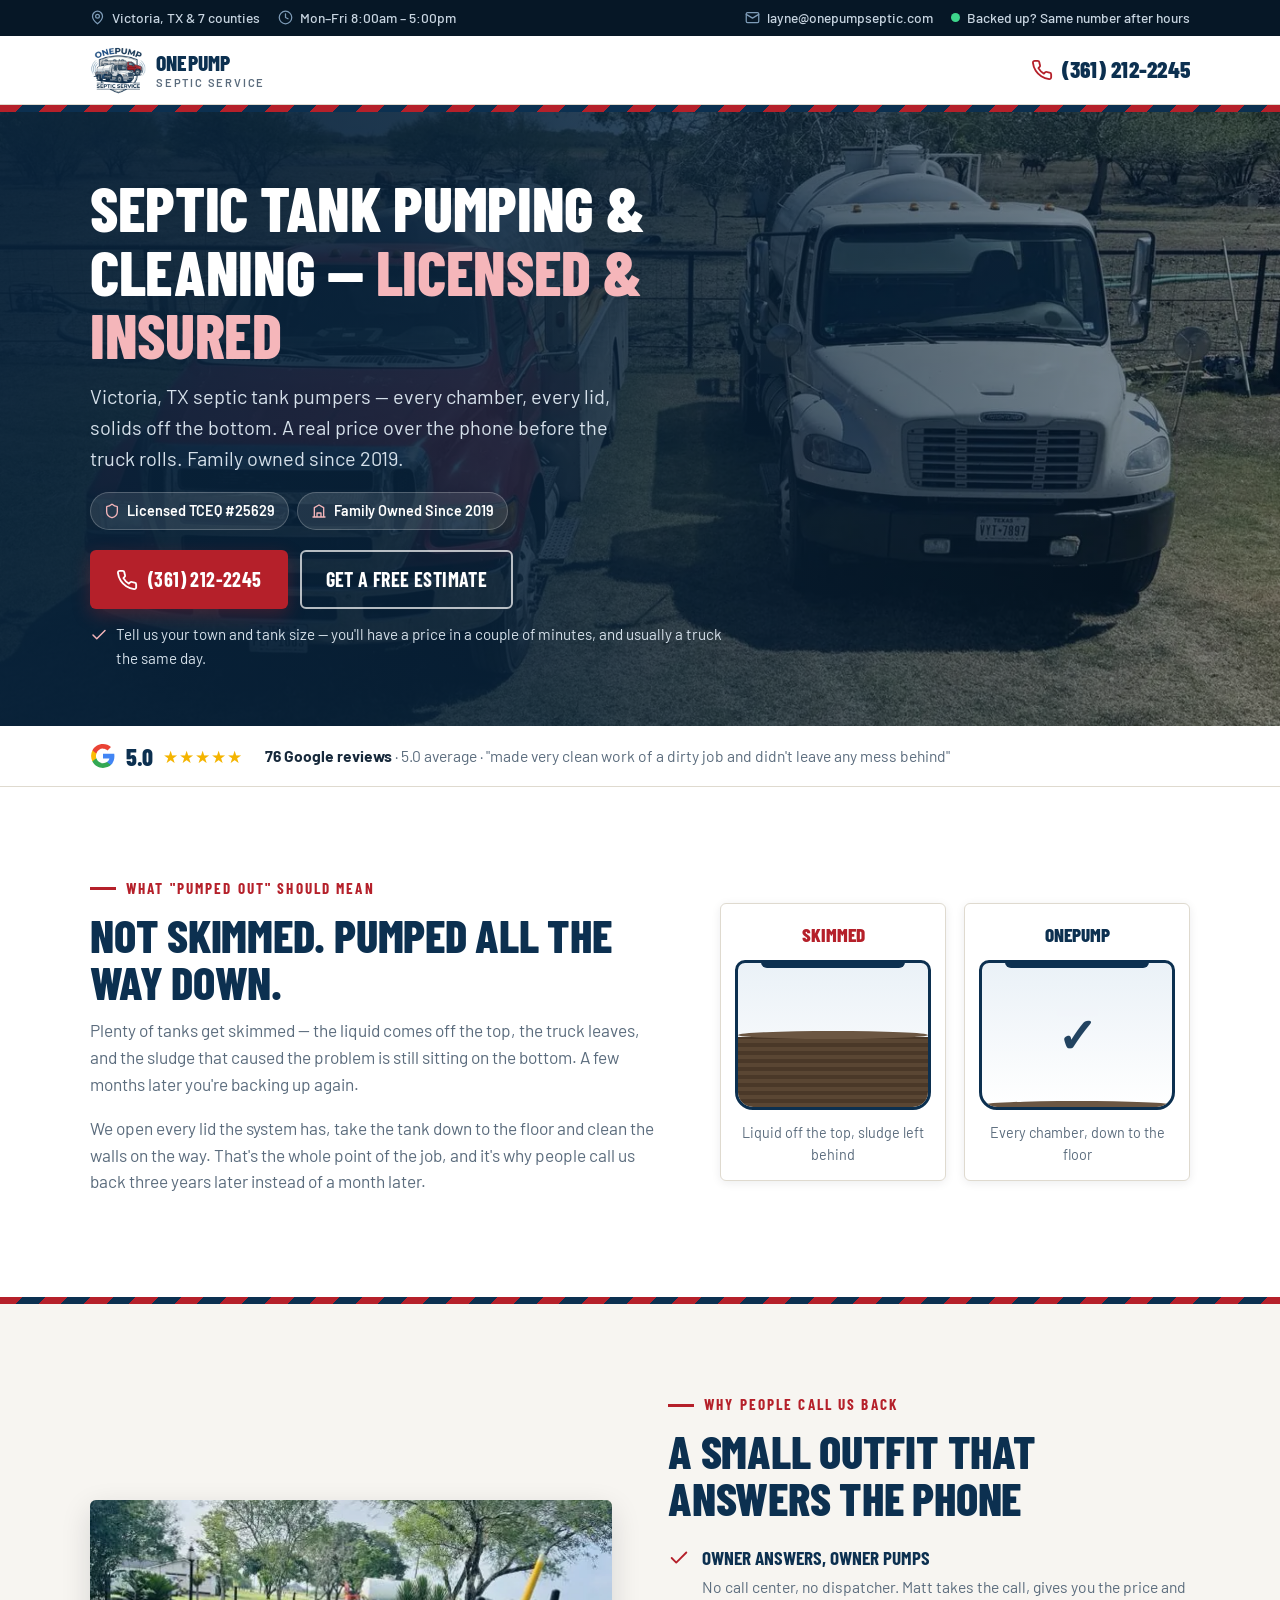
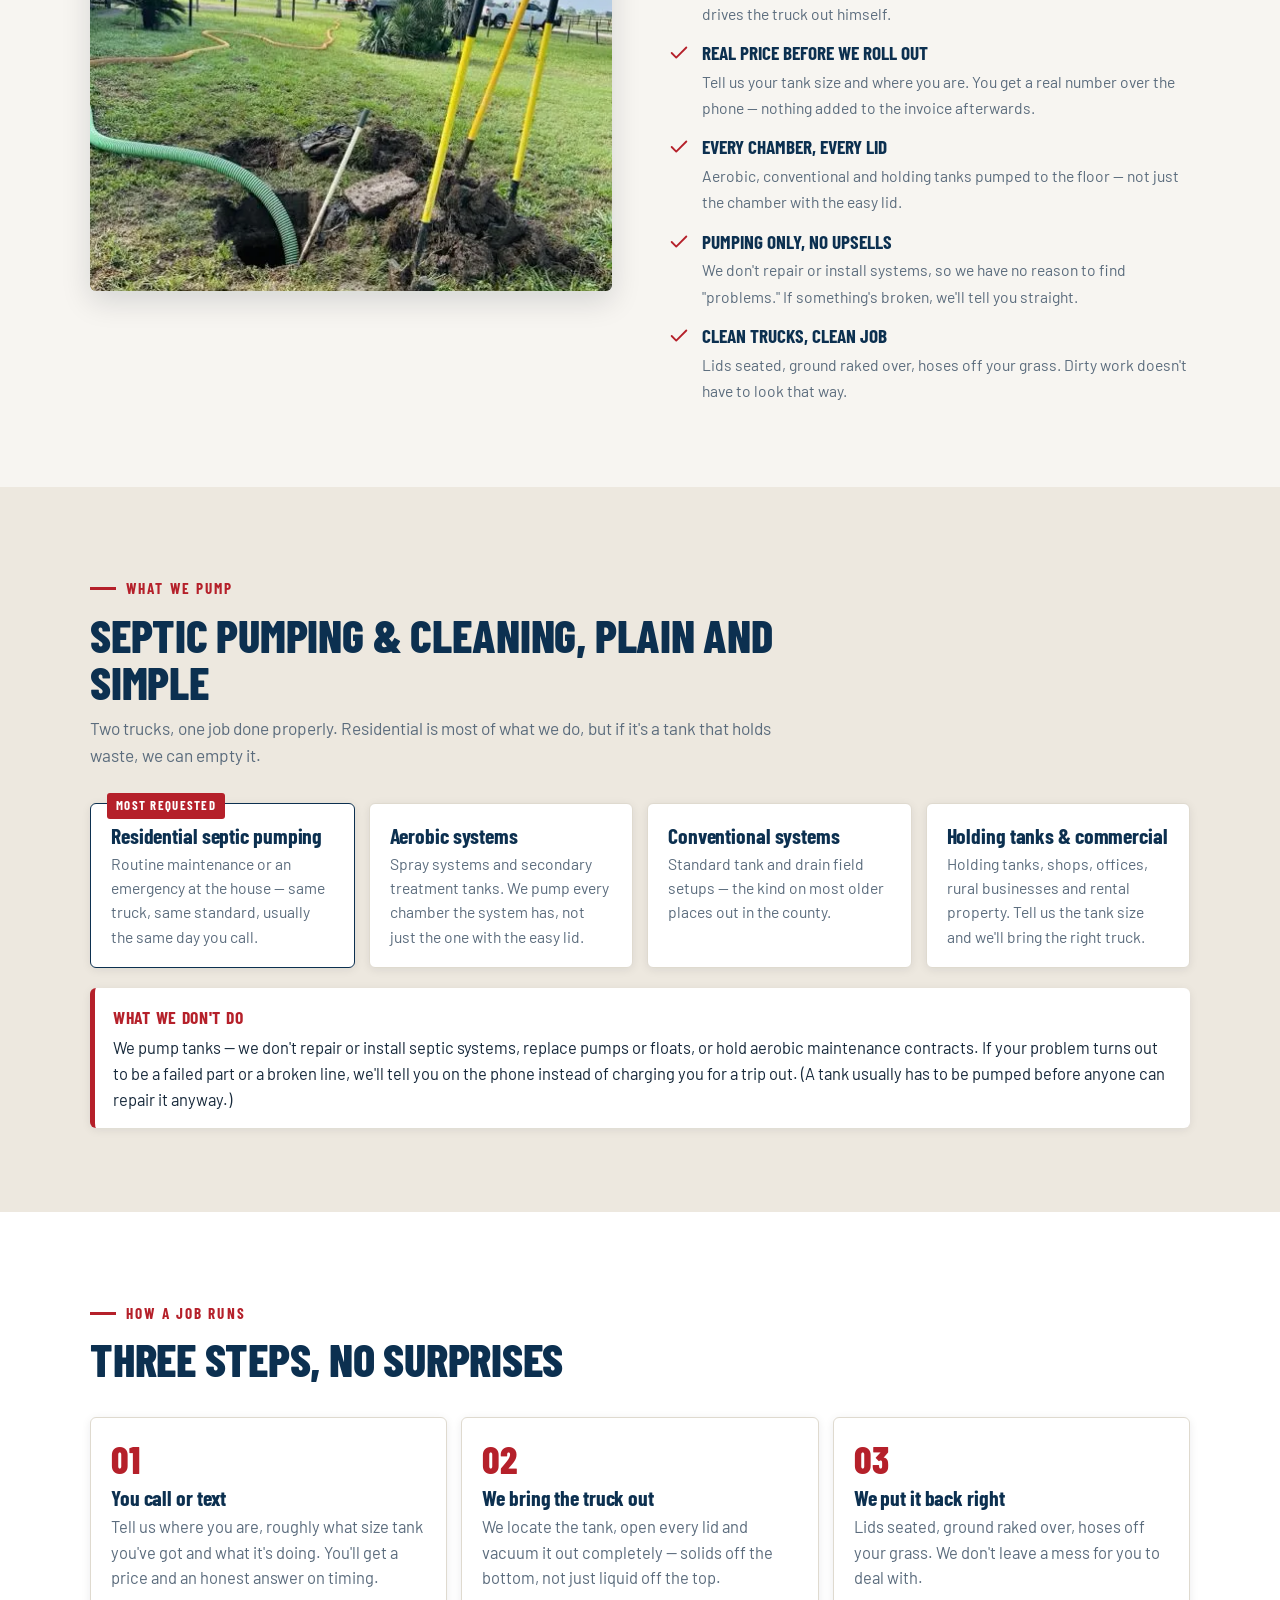
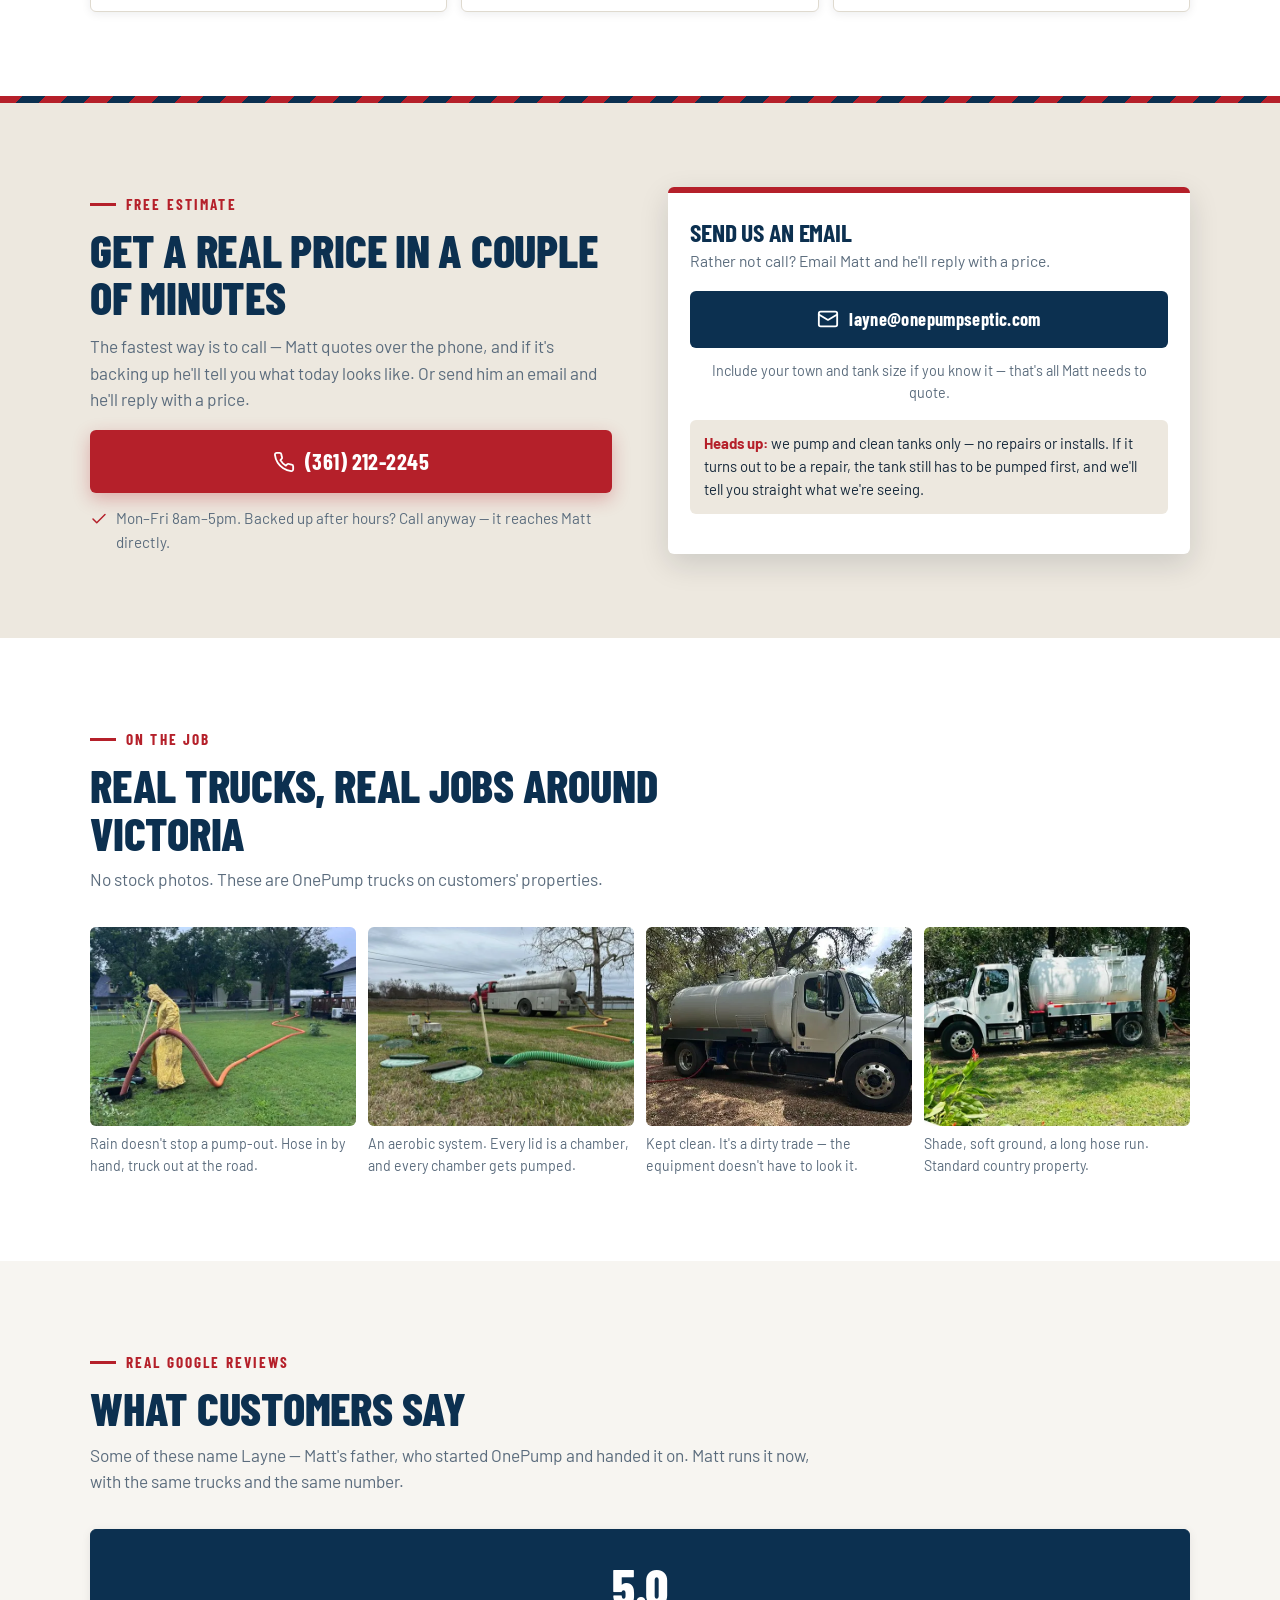
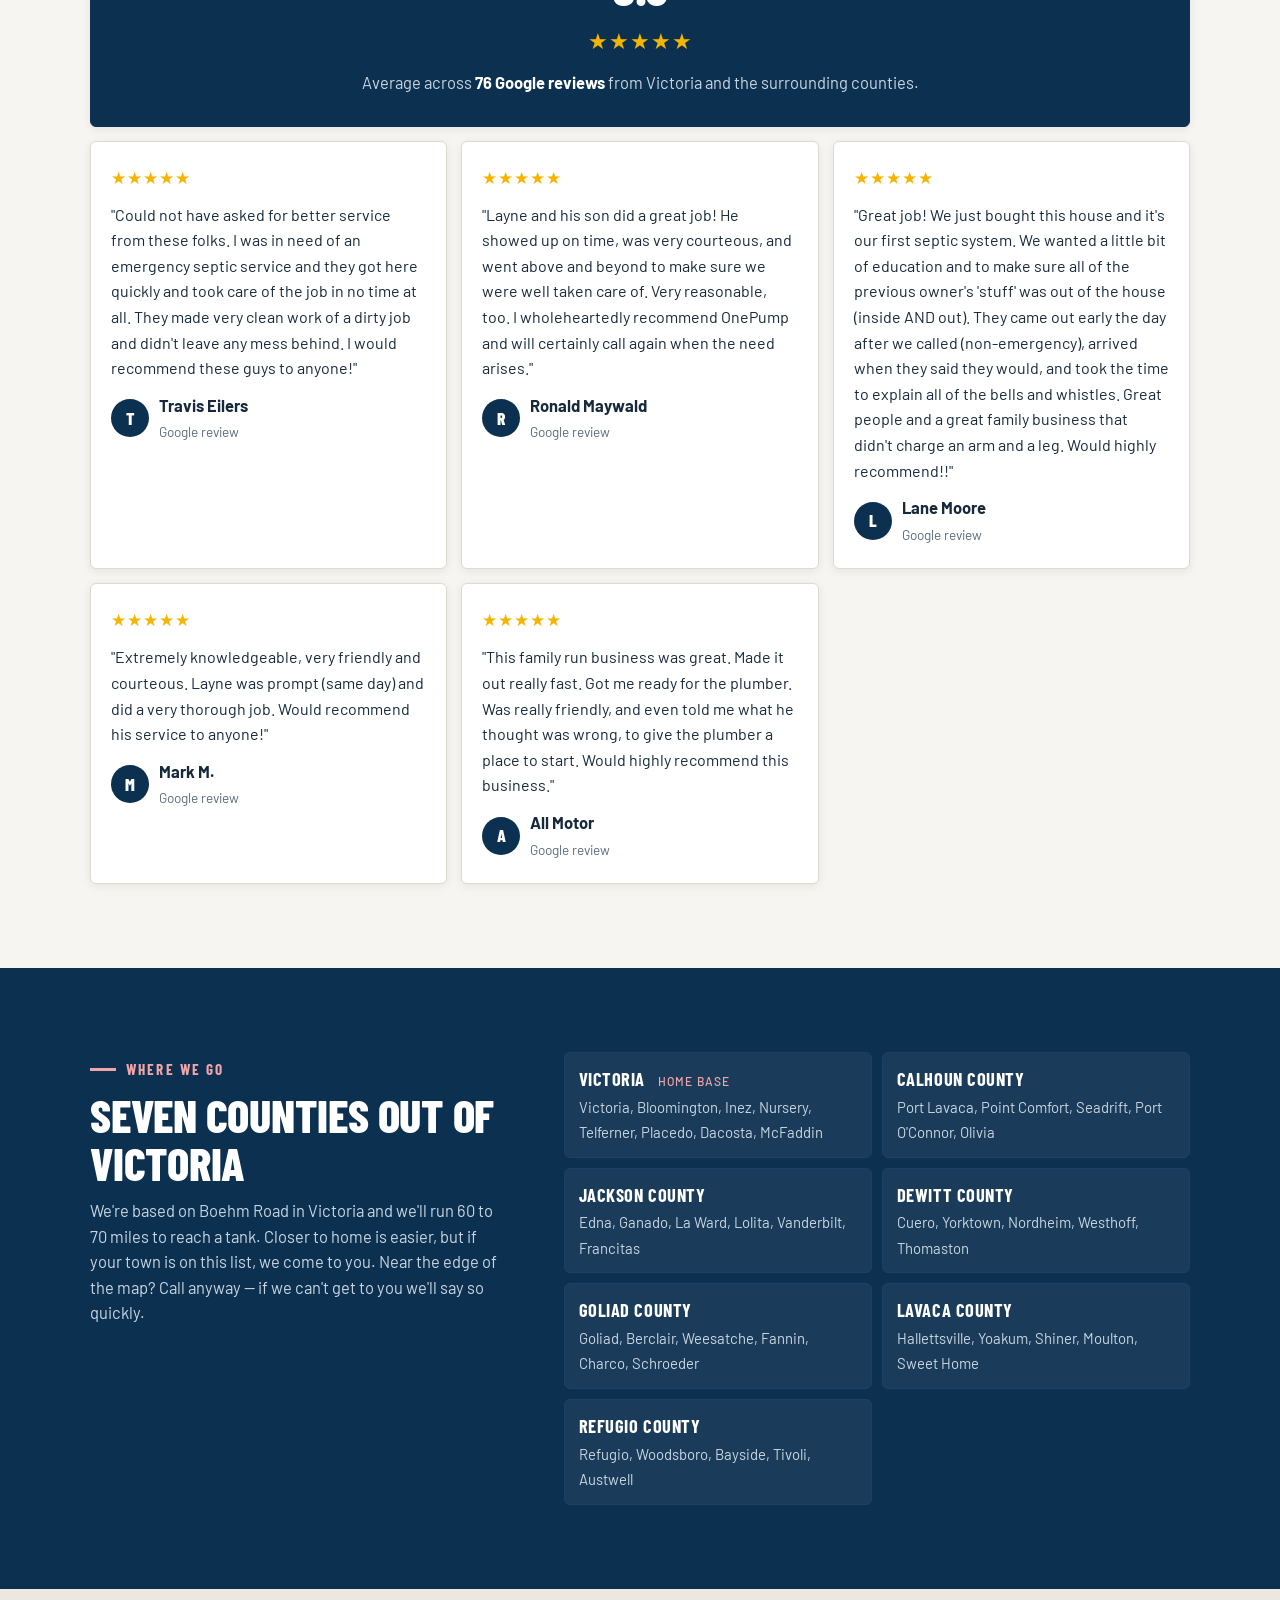
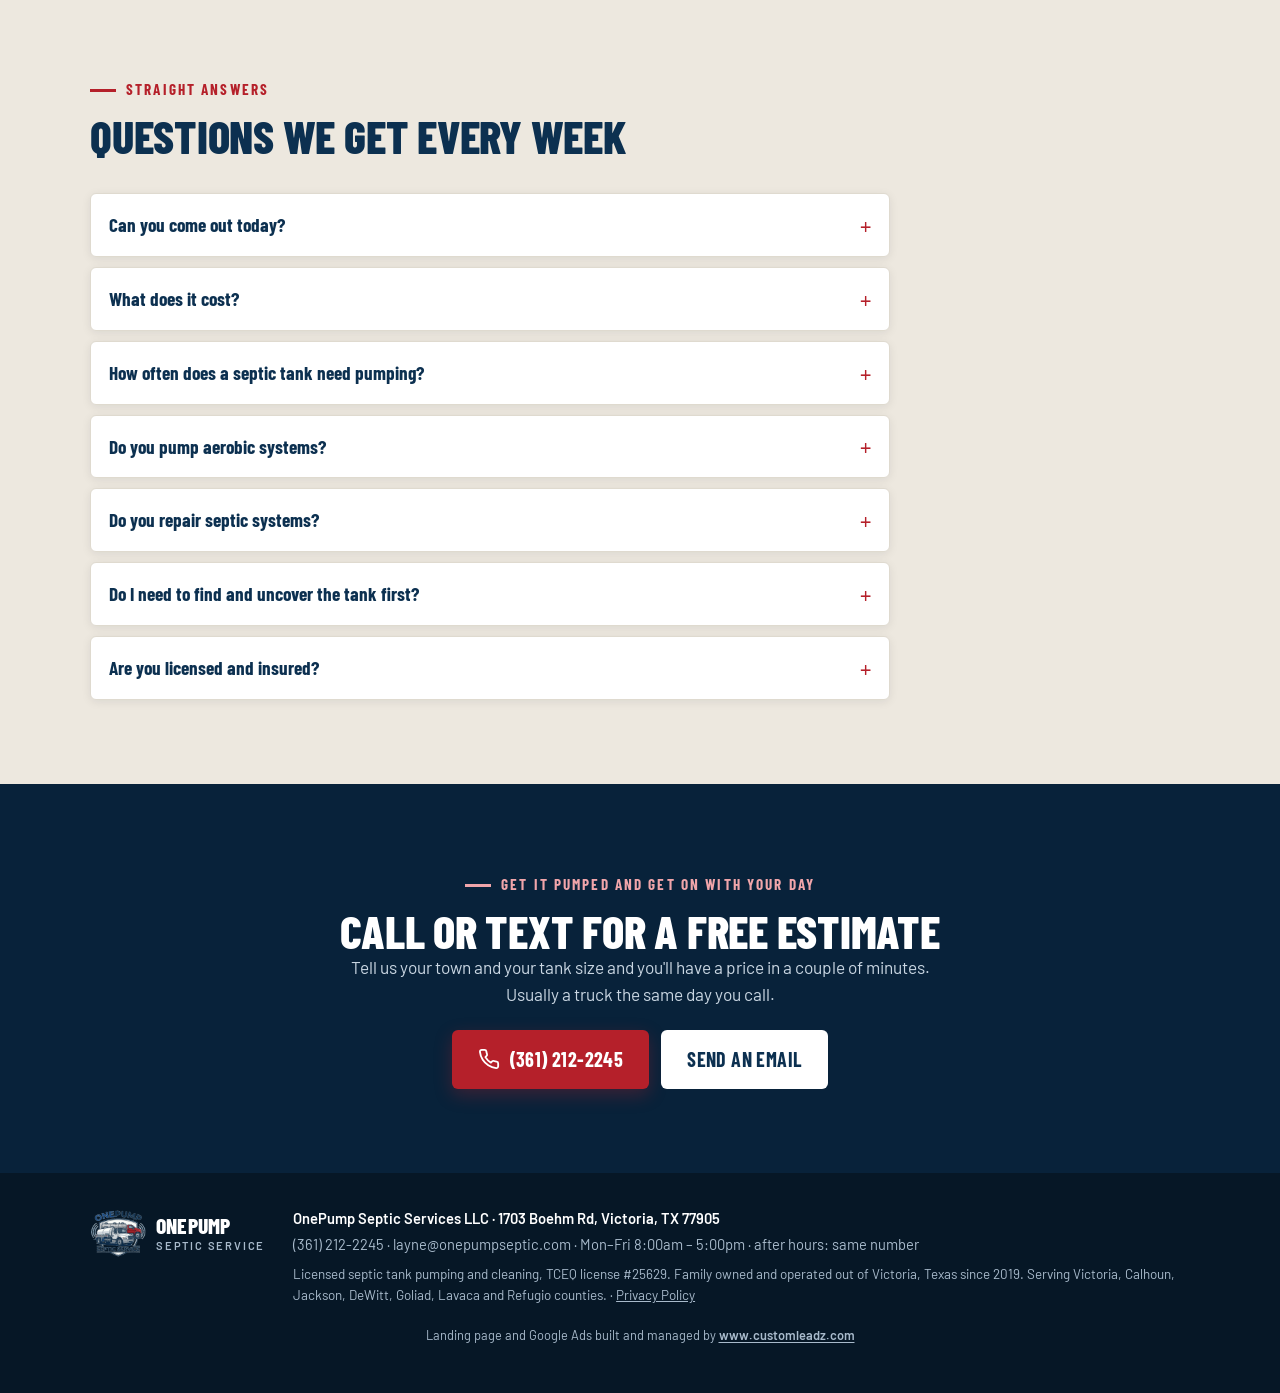
<file: index.html>
<!DOCTYPE html>
<html lang="en">
<head>
<meta charset="utf-8">
<meta name="viewport" content="width=device-width, initial-scale=1, viewport-fit=cover">
<title>Septic Tank Pumping &amp; Cleaning in Victoria, TX | OnePump Septic</title>
<meta name="description" content="Licensed septic tank pumping and cleaning out of Victoria, TX. Every chamber pumped to the floor, free estimate over the phone, family owned since 2019. Call (361) 212-2245.">
<meta name="robots" content="noindex, follow">
<link rel="canonical" href="https://onepumpseptic.vercel.app/">
<link rel="icon" href="images/favicon.png">

<link rel="preconnect" href="https://fonts.googleapis.com">
<link rel="preconnect" href="https://fonts.gstatic.com" crossorigin>
<link href="https://fonts.googleapis.com/css2?family=Barlow+Condensed:wght@700;800&family=Barlow:wght@400;500;600;700&display=swap" rel="stylesheet">
<link rel="stylesheet" href="style.css?v=3">
<link rel="preload" as="image" href="images/hero-trucks-800.webp" imagesrcset="images/hero-trucks-800.webp 800w, images/hero-trucks-1400.webp 1400w" imagesizes="100vw" fetchpriority="high">

<!-- Google Ads tag + website-call number swap (conversion "Calls from website", 7787860760).
     Google replaces the visible (361) 212-2245 with a forwarding number for ad-click visits,
     which is why every call button shows the number as plain text. Do NOT also fire
     click conversions on tel: links — that would double-count. -->
<script async src="https://www.googletagmanager.com/gtag/js?id=AW-16970002943"></script>
<script>
  window.dataLayer = window.dataLayer || [];
  function gtag(){dataLayer.push(arguments);}
  gtag('js', new Date());
  gtag('config', 'AW-16970002943');
  gtag('config', 'AW-16970002943/PFsgCJimxYEdEP_j9ps_', {
    'phone_conversion_number': '(361) 212-2245'
  });
</script>
</head>

<body data-page="pumping">

<!-- ===================== INFO BAR ===================== -->
<div class="infobar">
  <div class="wrap">
    <span class="info-item">
      <svg viewBox="0 0 24 24" class="ico" aria-hidden="true"><path d="M20 10c0 6-8 12-8 12S4 16 4 10a8 8 0 0 1 16 0z"/><circle cx="12" cy="10" r="3"/></svg>
      Victoria, TX &amp; 7 counties
    </span>
    <span class="info-item info-hours">
      <svg viewBox="0 0 24 24" class="ico" aria-hidden="true"><circle cx="12" cy="12" r="10"/><path d="M12 6v6l4 2"/></svg>
      Mon–Fri 8:00am – 5:00pm
    </span>
    <span class="info-gap"></span>
    <a class="info-item info-mail" href="mailto:layne@onepumpseptic.com">
      <svg viewBox="0 0 24 24" class="ico" aria-hidden="true"><rect x="2" y="4" width="20" height="16" rx="2"/><path d="m22 7-10 6L2 7"/></svg>
      layne@onepumpseptic.com
    </a>
    <span class="info-item"><span class="info-dot"></span> Backed up? Same number after hours</span>
  </div>
</div>

<!-- ===================== HEADER ===================== -->
<header class="topbar">
  <div class="wrap">
    <div class="brand">
      <img src="images/logo.png" alt="OnePump Septic Service" width="56" height="53">
      <span class="brand-txt">
        <span class="brand-name">OnePump</span>
        <span class="brand-sub">Septic Service</span>
      </span>
    </div>
    <a class="top-call" href="tel:+13612122245" data-loc="header">
      <svg viewBox="0 0 24 24" class="ico" aria-hidden="true"><path d="M22 16.92v3a2 2 0 0 1-2.18 2 19.79 19.79 0 0 1-8.63-3.07 19.5 19.5 0 0 1-6-6 19.79 19.79 0 0 1-3.07-8.67A2 2 0 0 1 4.11 2h3a2 2 0 0 1 2 1.72 12.84 12.84 0 0 0 .7 2.81 2 2 0 0 1-.45 2.11L8.09 9.91a16 16 0 0 0 6 6l1.27-1.27a2 2 0 0 1 2.11-.45 12.84 12.84 0 0 0 2.81.7A2 2 0 0 1 22 16.92z"/></svg>
      (361) 212-2245
    </a>
  </div>
</header>
<div class="tape" aria-hidden="true"></div>

<!-- ===================== HERO ===================== -->
<section class="hero">
  <div class="hero-media">
    <img src="images/hero-trucks-800.webp" srcset="images/hero-trucks-800.webp 800w, images/hero-trucks-1400.webp 1400w" sizes="100vw" alt="The two OnePump vacuum trucks parked on ranch land near Victoria, Texas" width="1400" height="1050" fetchpriority="high">
  </div>
  <div class="wrap">
    <div class="hero-copy">
      <h1 class="rise d1">Septic Tank Pumping &amp; Cleaning — <em>Licensed &amp; Insured</em></h1>
      <p class="hero-sub rise d2">Victoria, TX septic tank pumpers — every chamber, every lid, solids off the bottom. A real price over the phone before the truck rolls. Family owned since 2019.</p>

      <ul class="trio rise d3">
        <li><svg viewBox="0 0 24 24" class="ico" aria-hidden="true"><path d="M20 13c0 5-3.5 7.5-7.66 8.95a1 1 0 0 1-.67-.01C7.5 20.5 4 18 4 13V6a1 1 0 0 1 1-1c2 0 4.5-1.2 6.24-2.72a1.17 1.17 0 0 1 1.52 0C14.51 3.81 17 5 19 5a1 1 0 0 1 1 1z"/></svg> Licensed TCEQ #25629</li>
        <li><svg viewBox="0 0 24 24" class="ico" aria-hidden="true"><path d="M3 21h18M5 21V7l7-4 7 4v14M9 21v-6h6v6"/></svg> Family Owned Since 2019</li>
      </ul>

      <div class="cta-row rise d4">
        <a class="btn btn-call" href="tel:+13612122245" data-loc="hero">
          <svg viewBox="0 0 24 24" class="ico" aria-hidden="true"><path d="M22 16.92v3a2 2 0 0 1-2.18 2 19.79 19.79 0 0 1-8.63-3.07 19.5 19.5 0 0 1-6-6 19.79 19.79 0 0 1-3.07-8.67A2 2 0 0 1 4.11 2h3a2 2 0 0 1 2 1.72 12.84 12.84 0 0 0 .7 2.81 2 2 0 0 1-.45 2.11L8.09 9.91a16 16 0 0 0 6 6l1.27-1.27a2 2 0 0 1 2.11-.45 12.84 12.84 0 0 0 2.81.7A2 2 0 0 1 22 16.92z"/></svg>
          (361) 212-2245
        </a>
        <a class="btn btn-ghost" href="#estimate">Get a Free Estimate</a>
      </div>
      <p class="cta-note rise d5">
        <svg viewBox="0 0 24 24" class="ico" aria-hidden="true"><path d="M20 6 9 17l-5-5"/></svg>
        Tell us your town and tank size — you'll have a price in a couple of minutes, and usually a truck the same day.
      </p>
    </div>
  </div>
</section>

<!-- ===================== GOOGLE STRIP ===================== -->
<div class="gbar">
  <div class="wrap">
    <div class="gbar-score">
      <svg class="g" viewBox="0 0 48 48" aria-hidden="true"><path fill="#4285F4" d="M45.1 24.5c0-1.6-.1-3.2-.4-4.7H24v8.9h11.8c-.5 2.7-2 5-4.4 6.6v5.5h7.1c4.1-3.8 6.6-9.5 6.6-16.3z"/><path fill="#34A853" d="M24 46c5.9 0 10.9-2 14.5-5.2l-7.1-5.5c-2 1.3-4.5 2.1-7.4 2.1-5.7 0-10.6-3.9-12.3-9.1H4.4v5.7C8 41.3 15.4 46 24 46z"/><path fill="#FBBC05" d="M11.7 28.3c-.4-1.3-.7-2.7-.7-4.3s.3-2.9.7-4.3v-5.7H4.4A22 22 0 0 0 2 24c0 3.6.9 6.9 2.4 9.9l7.3-5.6z"/><path fill="#EA4335" d="M24 10.6c3.2 0 6.1 1.1 8.4 3.3l6.3-6.3C34.9 4.1 29.9 2 24 2 15.4 2 8 6.7 4.4 13.7l7.3 5.7c1.7-5.2 6.6-9.1 12.3-9.1z"/></svg>
      <b>5.0</b>
      <span class="stars">★★★★★</span>
    </div>
    <p class="gbar-txt"><b>76 Google reviews</b> · 5.0 average · "made very clean work of a dirty job and didn't leave any mess behind"</p>
  </div>
</div>

<!-- ===================== THE DIFFERENCE ===================== -->
<section class="sec sec-white">
  <div class="wrap">
    <div class="gauge-grid">
      <div class="reveal">
        <span class="eyebrow">What "pumped out" should mean</span>
        <h2>Not skimmed. Pumped all the way down.</h2>
        <p style="color:var(--muted);font-size:1.08rem;margin-top:12px">Plenty of tanks get skimmed — the liquid comes off the top, the truck leaves, and the sludge that caused the problem is still sitting on the bottom. A few months later you're backing up again.</p>
        <p style="color:var(--muted);font-size:1.08rem">We open every lid the system has, take the tank down to the floor and clean the walls on the way. That's the whole point of the job, and it's why people call us back three years later instead of a month later.</p>
      </div>
      <div class="tanks reveal" data-i="1" aria-label="Comparison: a skimmed tank still has sludge on the bottom; a OnePump tank is emptied to the floor">
        <div class="tank tank-skim">
          <b>Skimmed</b>
          <div class="tank-body"><div class="sludge"></div></div>
          <span>Liquid off the top, sludge left behind</span>
        </div>
        <div class="tank tank-full">
          <b>OnePump</b>
          <div class="tank-body"><div class="sludge"></div></div>
          <span>Every chamber, down to the floor</span>
        </div>
      </div>
    </div>
  </div>
</section>
<div class="tape" aria-hidden="true"></div>

<!-- ===================== WHY PEOPLE CALL BACK ===================== -->
<section class="sec">
  <div class="wrap">
    <div class="split">
      <img class="reveal" src="images/pumping-700.webp" alt="A OnePump suction hose running into an opened septic tank in a yard, vacuum truck parked at the road" width="525" height="700" loading="lazy">
      <div class="reveal" data-i="1">
        <span class="eyebrow">Why people call us back</span>
        <h2 style="margin-bottom:22px">A small outfit that answers the phone</h2>
        <ul class="checks">
          <li><svg viewBox="0 0 24 24" class="ico" aria-hidden="true"><path d="M20 6 9 17l-5-5"/></svg><div><b>Owner answers, owner pumps</b><span>No call center, no dispatcher. Matt takes the call, gives you the price and drives the truck out himself.</span></div></li>
          <li><svg viewBox="0 0 24 24" class="ico" aria-hidden="true"><path d="M20 6 9 17l-5-5"/></svg><div><b>Real price before we roll out</b><span>Tell us your tank size and where you are. You get a real number over the phone — nothing added to the invoice afterwards.</span></div></li>
          <li><svg viewBox="0 0 24 24" class="ico" aria-hidden="true"><path d="M20 6 9 17l-5-5"/></svg><div><b>Every chamber, every lid</b><span>Aerobic, conventional and holding tanks pumped to the floor — not just the chamber with the easy lid.</span></div></li>
          <li><svg viewBox="0 0 24 24" class="ico" aria-hidden="true"><path d="M20 6 9 17l-5-5"/></svg><div><b>Pumping only, no upsells</b><span>We don't repair or install systems, so we have no reason to find "problems." If something's broken, we'll tell you straight.</span></div></li>
          <li><svg viewBox="0 0 24 24" class="ico" aria-hidden="true"><path d="M20 6 9 17l-5-5"/></svg><div><b>Clean trucks, clean job</b><span>Lids seated, ground raked over, hoses off your grass. Dirty work doesn't have to look that way.</span></div></li>
        </ul>
      </div>
    </div>
  </div>
</section>

<!-- ===================== WHAT WE PUMP ===================== -->
<section class="sec sec-cream" id="aerobic">
  <div class="wrap">
    <div class="sec-head reveal">
      <span class="eyebrow">What we pump</span>
      <h2>Septic pumping &amp; cleaning, plain and simple</h2>
      <p>Two trucks, one job done properly. Residential is most of what we do, but if it's a tank that holds waste, we can empty it.</p>
    </div>
    <div class="cards reveal">
      <div class="card most"><span class="tag">Most requested</span><h3>Residential septic pumping</h3><p>Routine maintenance or an emergency at the house — same truck, same standard, usually the same day you call.</p></div>
      <div class="card"><h3>Aerobic systems</h3><p>Spray systems and secondary treatment tanks. We pump every chamber the system has, not just the one with the easy lid.</p></div>
      <div class="card"><h3>Conventional systems</h3><p>Standard tank and drain field setups — the kind on most older places out in the county.</p></div>
      <div class="card"><h3>Holding tanks &amp; commercial</h3><p>Holding tanks, shops, offices, rural businesses and rental property. Tell us the tank size and we'll bring the right truck.</p></div>
    </div>
    <div class="notdo reveal">
      <b>What we don't do</b>
      <p>We pump tanks — we don't repair or install septic systems, replace pumps or floats, or hold aerobic maintenance contracts. If your problem turns out to be a failed part or a broken line, we'll tell you on the phone instead of charging you for a trip out. (A tank usually has to be pumped before anyone can repair it anyway.)</p>
    </div>
  </div>
</section>

<!-- ===================== HOW IT WORKS ===================== -->
<section class="sec sec-white">
  <div class="wrap">
    <div class="sec-head reveal">
      <span class="eyebrow">How a job runs</span>
      <h2>Three steps, no surprises</h2>
    </div>
    <div class="steps">
      <div class="step reveal" data-i="0"><h3>You call or text</h3><p>Tell us where you are, roughly what size tank you've got and what it's doing. You'll get a price and an honest answer on timing.</p></div>
      <div class="step reveal" data-i="1"><h3>We bring the truck out</h3><p>We locate the tank, open every lid and vacuum it out completely — solids off the bottom, not just liquid off the top.</p></div>
      <div class="step reveal" data-i="2"><h3>We put it back right</h3><p>Lids seated, ground raked over, hoses off your grass. We don't leave a mess for you to deal with.</p></div>
    </div>
  </div>
</section>
<div class="tape" aria-hidden="true"></div>

<!-- ===================== FREE ESTIMATE (EMAIL) ===================== -->
<section class="sec sec-cream" id="estimate">
  <div class="wrap">
    <div class="est-layout">
      <div class="est-copy">
        <span class="eyebrow">Free estimate</span>
        <h2>Get a real price in a couple of minutes</h2>
        <p style="color:var(--muted);font-size:1.08rem;margin-top:12px">The fastest way is to call — Matt quotes over the phone, and if it's backing up he'll tell you what today looks like. Or send him an email and he'll reply with a price.</p>
        <div class="est-call">
          <a class="btn btn-call" href="tel:+13612122245" data-loc="estimate">
            <svg viewBox="0 0 24 24" class="ico" aria-hidden="true"><path d="M22 16.92v3a2 2 0 0 1-2.18 2 19.79 19.79 0 0 1-8.63-3.07 19.5 19.5 0 0 1-6-6 19.79 19.79 0 0 1-3.07-8.67A2 2 0 0 1 4.11 2h3a2 2 0 0 1 2 1.72 12.84 12.84 0 0 0 .7 2.81 2 2 0 0 1-.45 2.11L8.09 9.91a16 16 0 0 0 6 6l1.27-1.27a2 2 0 0 1 2.11-.45 12.84 12.84 0 0 0 2.81.7A2 2 0 0 1 22 16.92z"/></svg>
            (361) 212-2245
          </a>
          <p class="cta-note" style="margin:0">
            <svg viewBox="0 0 24 24" class="ico" aria-hidden="true"><path d="M20 6 9 17l-5-5"/></svg>
            Mon–Fri 8am–5pm. Backed up after hours? Call anyway — it reaches Matt directly.
          </p>
        </div>
      </div>

      <div class="form-card">
        <h3>Send us an email</h3>
        <p class="sub">Rather not call? Email Matt and he'll reply with a price.</p>
        <a class="btn btn-navy email-btn" href="mailto:layne@onepumpseptic.com?subject=Septic%20pumping%20estimate&amp;body=Name%3A%20%0APhone%3A%20%0ATown%3A%20%0ATank%20type%20%2F%20size%20(if%20known)%3A%20%0AWhat%27s%20going%20on%3A%20" data-loc="estimate-email">
          <svg viewBox="0 0 24 24" class="ico" aria-hidden="true"><rect x="2" y="4" width="20" height="16" rx="2"/><path d="m22 7-10 6L2 7"/></svg>
          layne@onepumpseptic.com
        </a>
        <p class="fnote">Include your town and tank size if you know it — that's all Matt needs to quote.</p>
        <p class="heads-up"><b>Heads up:</b> we pump and clean tanks only — no repairs or installs. If it turns out to be a repair, the tank still has to be pumped first, and we'll tell you straight what we're seeing.</p>
      </div>
    </div>
  </div>
</section>

<!-- ===================== JOB PHOTOS ===================== -->
<section class="sec sec-white">
  <div class="wrap">
    <div class="sec-head reveal">
      <span class="eyebrow">On the job</span>
      <h2>Real trucks, real jobs around Victoria</h2>
      <p>No stock photos. These are OnePump trucks on customers' properties.</p>
    </div>
    <div class="photos reveal">
      <figure><img src="images/job-hose-640.webp" alt="Pumping a septic tank in the rain, suction hose into the open tank and hose running across the lawn to the truck" width="601" height="640" loading="lazy"><figcaption>Rain doesn't stop a pump-out. Hose in by hand, truck out at the road.</figcaption></figure>
      <figure><img src="images/job-lids-640.webp" alt="An aerobic septic system with five lids opened in a lawn, hoses running to the red OnePump vacuum truck" width="640" height="460" loading="lazy"><figcaption>An aerobic system. Every lid is a chamber, and every chamber gets pumped.</figcaption></figure>
      <figure><img src="images/truck-oaks-640.webp" alt="The white OnePump vacuum truck parked under live oaks on a gravel drive" width="640" height="388" loading="lazy"><figcaption>Kept clean. It's a dirty trade — the equipment doesn't have to look it.</figcaption></figure>
      <figure><img src="images/truck-trees-640.webp" alt="The white OnePump vacuum truck in the shade of trees on a rural property, suction hose running out to the job" width="640" height="480" loading="lazy"><figcaption>Shade, soft ground, a long hose run. Standard country property.</figcaption></figure>
    </div>
  </div>
</section>

<!-- ===================== REVIEWS ===================== -->
<section class="sec">
  <div class="wrap">
    <div class="sec-head reveal">
      <span class="eyebrow">Real Google reviews</span>
      <h2>What customers say</h2>
      <p>Some of these name Layne — Matt's father, who started OnePump and handed it on. Matt runs it now, with the same trucks and the same number.</p>
    </div>
    <div class="reviews">
      <article class="review review-banner reveal" data-i="0">
        <div class="big">5.0</div>
        <div class="stars">★★★★★</div>
        <p>Average across <b>76 Google reviews</b> from Victoria and the surrounding counties.</p>
      </article>
      <article class="review reveal" data-i="1"><div class="stars">★★★★★</div><blockquote>"Could not have asked for better service from these folks. I was in need of an emergency septic service and they got here quickly and took care of the job in no time at all. They made very clean work of a dirty job and didn't leave any mess behind. I would recommend these guys to anyone!"</blockquote><footer><span class="av">T</span><span><span class="who">Travis Eilers</span><br><span class="src">Google review</span></span></footer></article>
      <article class="review reveal" data-i="2"><div class="stars">★★★★★</div><blockquote>"Layne and his son did a great job! He showed up on time, was very courteous, and went above and beyond to make sure we were well taken care of. Very reasonable, too. I wholeheartedly recommend OnePump and will certainly call again when the need arises."</blockquote><footer><span class="av">R</span><span><span class="who">Ronald Maywald</span><br><span class="src">Google review</span></span></footer></article>
      <article class="review reveal" data-i="3"><div class="stars">★★★★★</div><blockquote>"Great job! We just bought this house and it's our first septic system. We wanted a little bit of education and to make sure all of the previous owner's 'stuff' was out of the house (inside AND out). They came out early the day after we called (non-emergency), arrived when they said they would, and took the time to explain all of the bells and whistles. Great people and a great family business that didn't charge an arm and a leg. Would highly recommend!!"</blockquote><footer><span class="av">L</span><span><span class="who">Lane Moore</span><br><span class="src">Google review</span></span></footer></article>
      <article class="review reveal" data-i="1"><div class="stars">★★★★★</div><blockquote>"Extremely knowledgeable, very friendly and courteous. Layne was prompt (same day) and did a very thorough job. Would recommend his service to anyone!"</blockquote><footer><span class="av">M</span><span><span class="who">Mark M.</span><br><span class="src">Google review</span></span></footer></article>
      <article class="review reveal" data-i="2"><div class="stars">★★★★★</div><blockquote>"This family run business was great. Made it out really fast. Got me ready for the plumber. Was really friendly, and even told me what he thought was wrong, to give the plumber a place to start. Would highly recommend this business."</blockquote><footer><span class="av">A</span><span><span class="who">All Motor</span><br><span class="src">Google review</span></span></footer></article>
    </div>
  </div>
</section>

<!-- ===================== SERVICE AREA ===================== -->
<section class="sec-dark" id="area">
  <div class="wrap">
    <div class="area-grid">
      <div class="reveal">
        <span class="eyebrow">Where we go</span>
        <h2>Seven counties out of Victoria</h2>
        <p style="margin-top:12px">We're based on Boehm Road in Victoria and we'll run 60 to 70 miles to reach a tank. Closer to home is easier, but if your town is on this list, we come to you. Near the edge of the map? Call anyway — if we can't get to you we'll say so quickly.</p>
      </div>
      <ul class="counties reveal" data-i="1">
        <li><b>Victoria <small>Home base</small></b><span>Victoria, Bloomington, Inez, Nursery, Telferner, Placedo, Dacosta, McFaddin</span></li>
        <li><b>Calhoun County</b><span>Port Lavaca, Point Comfort, Seadrift, Port O'Connor, Olivia</span></li>
        <li><b>Jackson County</b><span>Edna, Ganado, La Ward, Lolita, Vanderbilt, Francitas</span></li>
        <li><b>DeWitt County</b><span>Cuero, Yorktown, Nordheim, Westhoff, Thomaston</span></li>
        <li><b>Goliad County</b><span>Goliad, Berclair, Weesatche, Fannin, Charco, Schroeder</span></li>
        <li><b>Lavaca County</b><span>Hallettsville, Yoakum, Shiner, Moulton, Sweet Home</span></li>
        <li><b>Refugio County</b><span>Refugio, Woodsboro, Bayside, Tivoli, Austwell</span></li>
      </ul>
    </div>
  </div>
</section>

<!-- ===================== FAQ ===================== -->
<section class="sec sec-cream">
  <div class="wrap">
    <div class="sec-head reveal">
      <span class="eyebrow">Straight answers</span>
      <h2>Questions we get every week</h2>
    </div>
    <div class="faq reveal">
      <details><summary>Can you come out today?</summary><div class="ans"><p>Most days, yes — it's the question we get more than any other. Call as early as you can and we'll do our best to get you taken care of right away. If we genuinely can't reach you today we'll tell you on the phone rather than leave you waiting.</p></div></details>
      <details><summary>What does it cost?</summary><div class="ans"><p>It depends on the size of your tank and how far out you are, so we quote each job over the phone rather than posting a number that turns out to be wrong. Estimates are free, the figure you're given is the figure you pay, and there's nothing added afterwards.</p></div></details>
      <details><summary>How often does a septic tank need pumping?</summary><div class="ans"><p>For most households it's every three to five years, depending on tank size and how many people are in the house. If you're getting slow drains, gurgling, odor or wet patches over the drain field, don't wait for the calendar.</p></div></details>
      <details><summary>Do you pump aerobic systems?</summary><div class="ans"><p>Yes — aerobic and conventional both. Aerobic systems have more than one chamber, and we pump all of them. Note that aerobic systems also need a maintenance contract with a licensed maintenance provider under TCEQ rules; that's a separate service from pumping and not something we handle.</p></div></details>
      <details><summary>Do you repair septic systems?</summary><div class="ans"><p>No. We pump tanks and that's it — no repairs, no installs, no part replacement. If your problem turns out to be a failed pump or a broken line, we'll tell you straight so you can get the right person out instead of paying us for a wasted trip.</p></div></details>
      <details><summary>Do I need to find and uncover the tank first?</summary><div class="ans"><p>It helps and can save time, but it isn't required. If you know roughly where the lids are, tell us on the phone. If you've no idea, say so — that's normal, especially on a place you've recently bought.</p></div></details>
      <details><summary>Are you licensed and insured?</summary><div class="ans"><p>Yes. OnePump is licensed by the TCEQ to transport sludge (license #25629) and carries liability insurance. Family owned and operated out of Victoria since 2019.</p></div></details>
    </div>
  </div>
</section>

<!-- ===================== FINAL CTA ===================== -->
<section class="sec-dark final" style="background:var(--navy-deep)">
  <div class="wrap narrow">
    <span class="eyebrow" style="justify-content:center">Get it pumped and get on with your day</span>
    <h2>Call or text for a free estimate</h2>
    <p>Tell us your town and your tank size and you'll have a price in a couple of minutes. Usually a truck the same day you call.</p>
    <div class="cta-row">
      <a class="btn btn-call" href="tel:+13612122245" data-loc="final">
        <svg viewBox="0 0 24 24" class="ico" aria-hidden="true"><path d="M22 16.92v3a2 2 0 0 1-2.18 2 19.79 19.79 0 0 1-8.63-3.07 19.5 19.5 0 0 1-6-6 19.79 19.79 0 0 1-3.07-8.67A2 2 0 0 1 4.11 2h3a2 2 0 0 1 2 1.72 12.84 12.84 0 0 0 .7 2.81 2 2 0 0 1-.45 2.11L8.09 9.91a16 16 0 0 0 6 6l1.27-1.27a2 2 0 0 1 2.11-.45 12.84 12.84 0 0 0 2.81.7A2 2 0 0 1 22 16.92z"/></svg>
        (361) 212-2245
      </a>
      <a class="btn btn-light" href="#estimate">Send an Email</a>
    </div>
  </div>
</section>

<!-- ===================== FOOTER ===================== -->
<footer class="foot">
  <div class="wrap">
    <div class="brand">
      <img src="images/logo.png" alt="OnePump Septic Service" width="48" height="46" loading="lazy">
      <span class="brand-txt"><span class="brand-name">OnePump</span><span class="brand-sub">Septic Service</span></span>
    </div>
    <div>
      <p class="nap">OnePump Septic Services LLC · 1703 Boehm Rd, Victoria, TX 77905</p>
      <p>(361) 212-2245 · layne@onepumpseptic.com · Mon–Fri 8:00am – 5:00pm · after hours: same number</p>
      <p class="fine">Licensed septic tank pumping and cleaning, TCEQ license #25629. Family owned and operated out of Victoria, Texas since 2019. Serving Victoria, Calhoun, Jackson, DeWitt, Goliad, Lavaca and Refugio counties. · <a class="pp" href="privacy">Privacy Policy</a></p>
    </div>
  </div>

  <div class="cl-credit" style="text-align:center;font-size:.8rem;line-height:1.5;padding:16px 16px 18px;margin:0 auto">Landing page and Google Ads built and managed by <a href="https://www.customleadz.com" target="_blank" rel="noopener" style="color:inherit;font-weight:600;text-decoration:underline;text-underline-offset:2px">www.customleadz.com</a></div>
</footer>

<!-- ===================== STICKY MOBILE CALL BAR ===================== -->
<div class="callbar">
  <a class="cb-call" href="tel:+13612122245" data-loc="sticky-bar">
    <svg viewBox="0 0 24 24" class="ico" aria-hidden="true"><path d="M22 16.92v3a2 2 0 0 1-2.18 2 19.79 19.79 0 0 1-8.63-3.07 19.5 19.5 0 0 1-6-6 19.79 19.79 0 0 1-3.07-8.67A2 2 0 0 1 4.11 2h3a2 2 0 0 1 2 1.72 12.84 12.84 0 0 0 .7 2.81 2 2 0 0 1-.45 2.11L8.09 9.91a16 16 0 0 0 6 6l1.27-1.27a2 2 0 0 1 2.11-.45 12.84 12.84 0 0 0 2.81.7A2 2 0 0 1 22 16.92z"/></svg>
    (361) 212-2245
  </a>
  <a href="#estimate">Free Estimate</a>
</div>

<script src="main.js?v=3" defer></script>
</body>
</html>
</file>
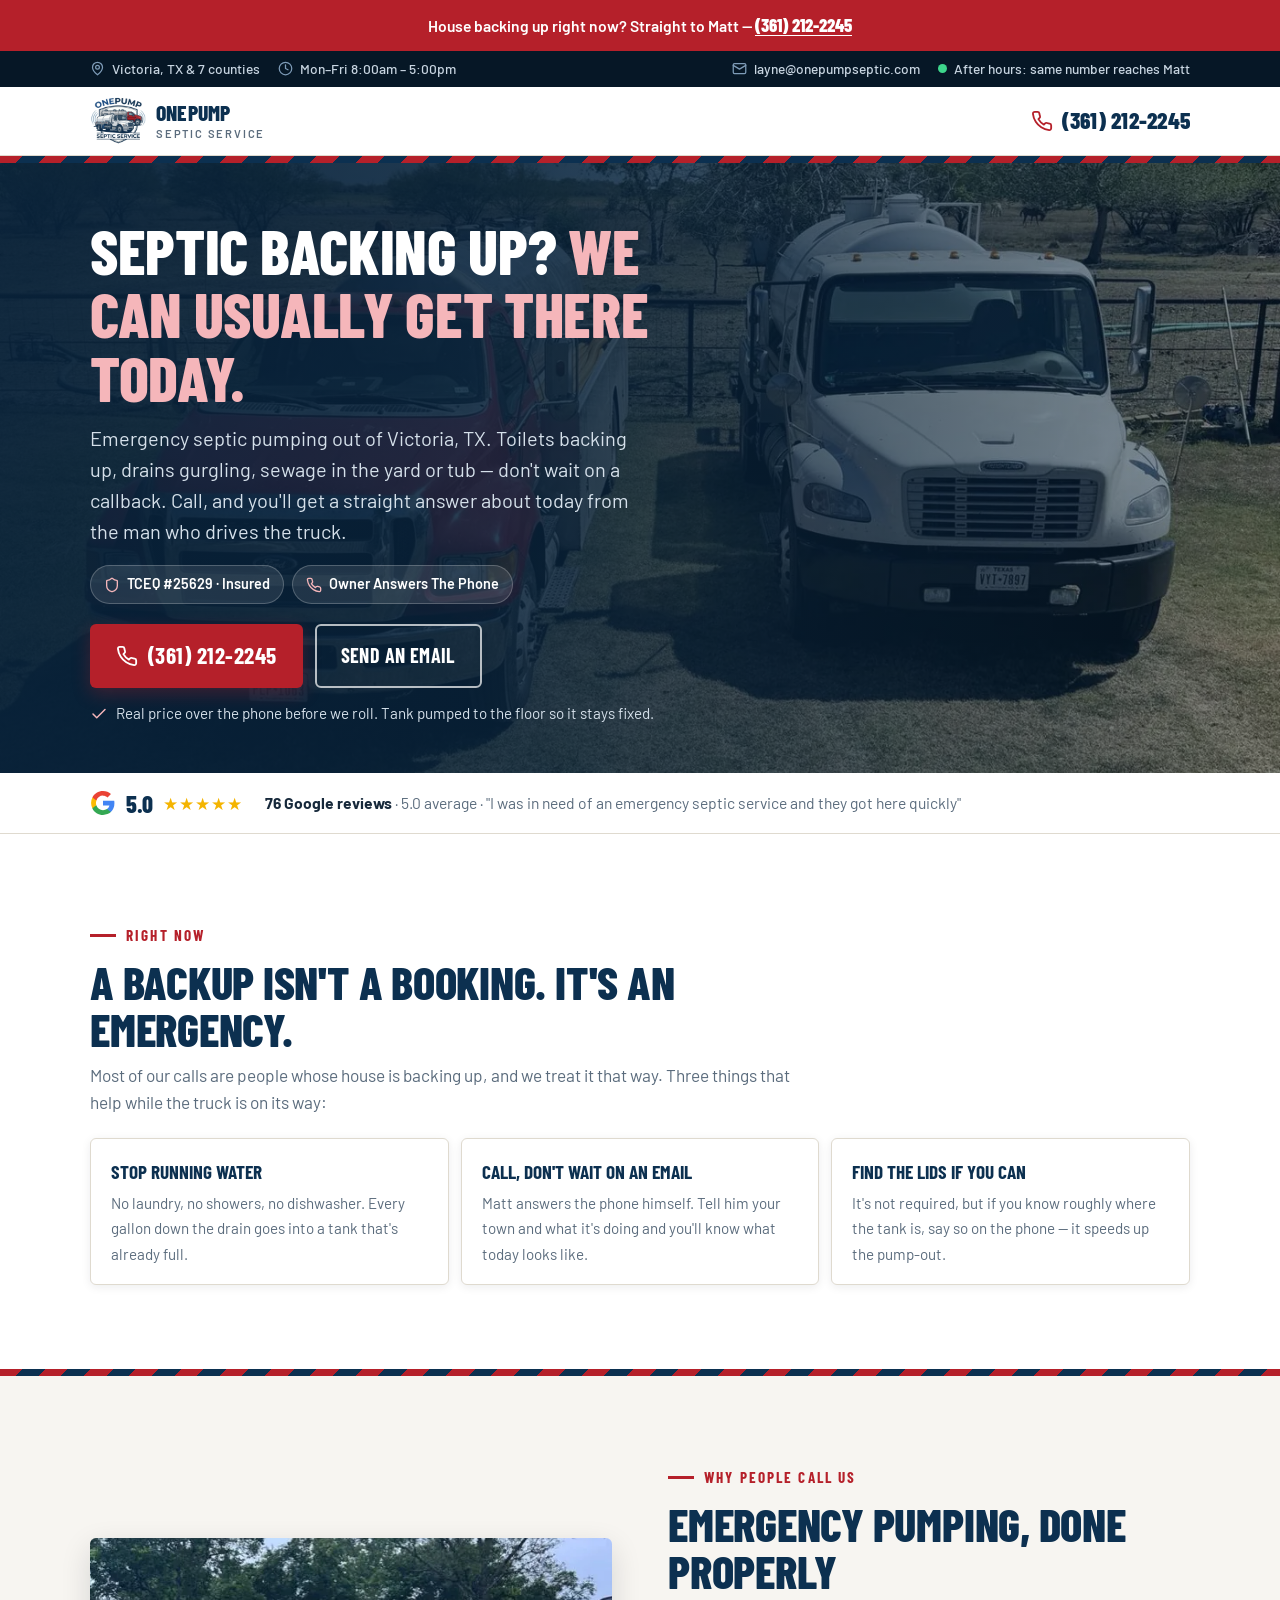
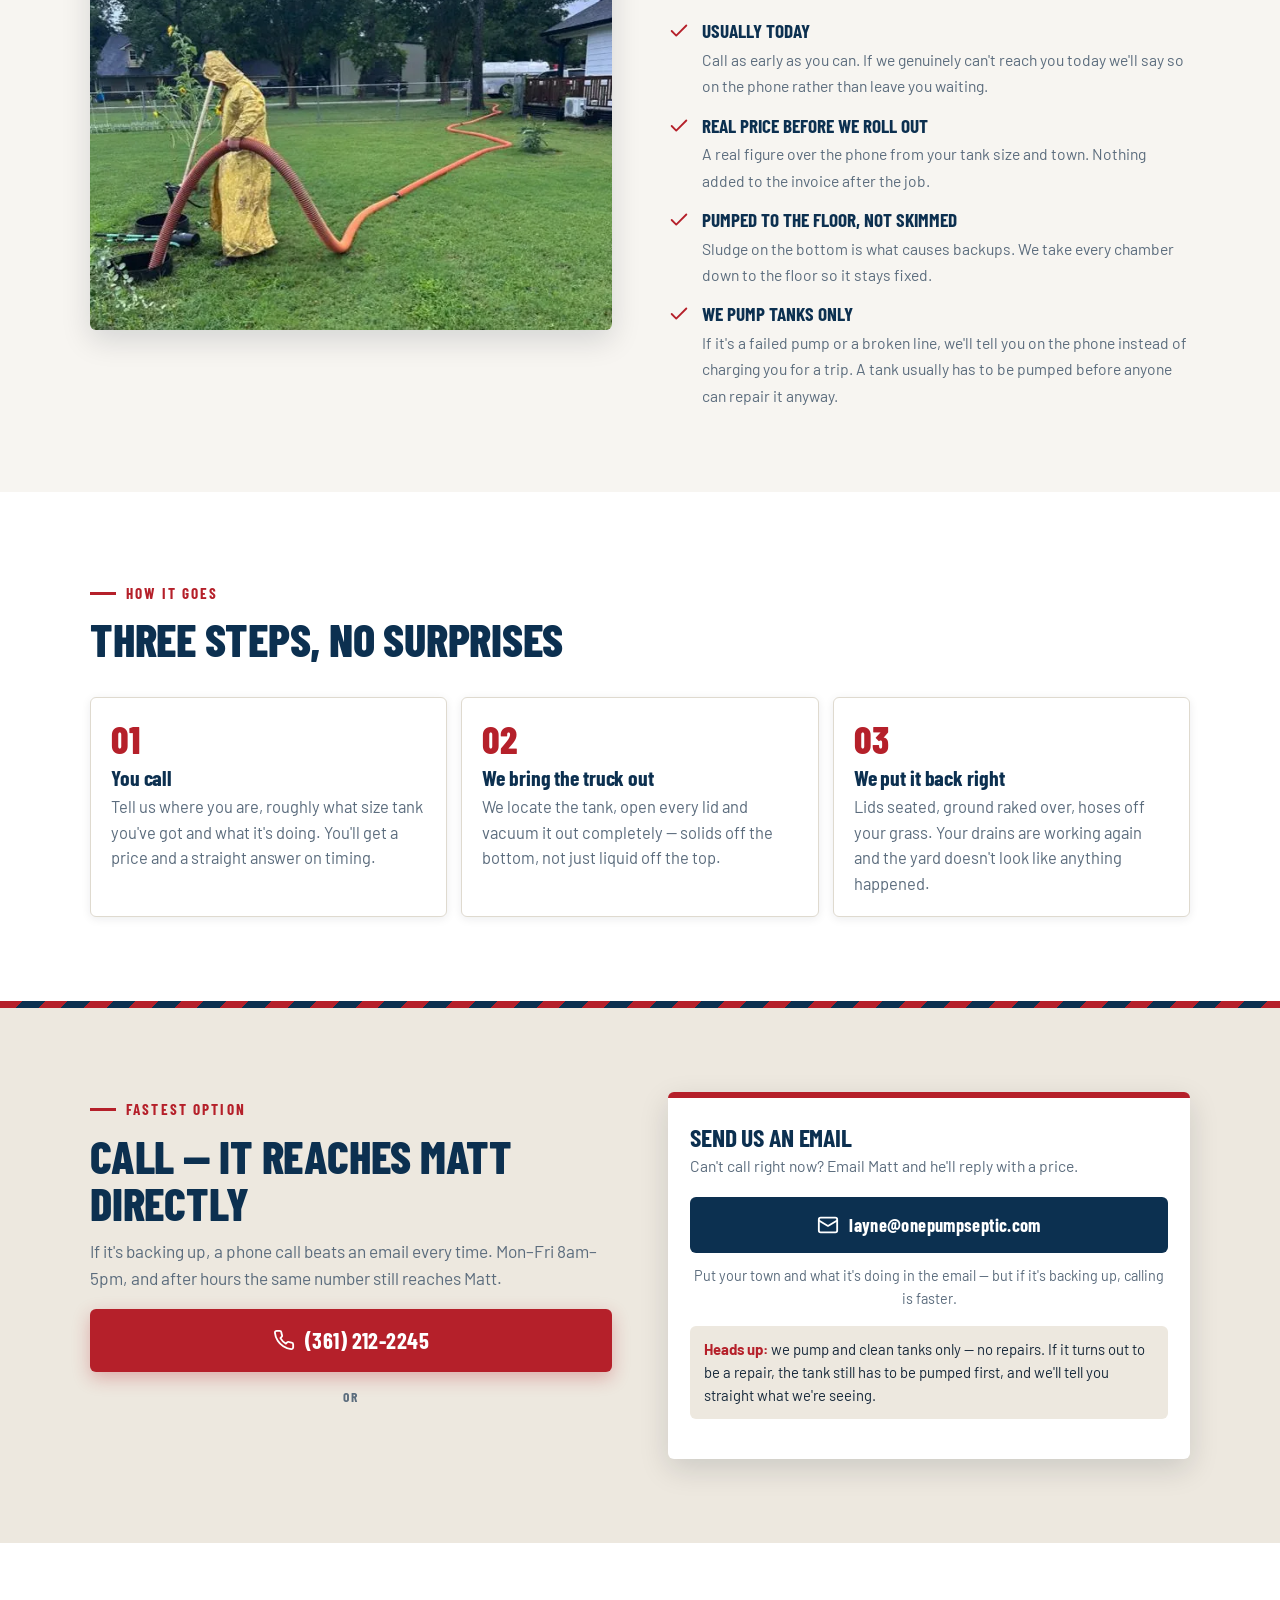
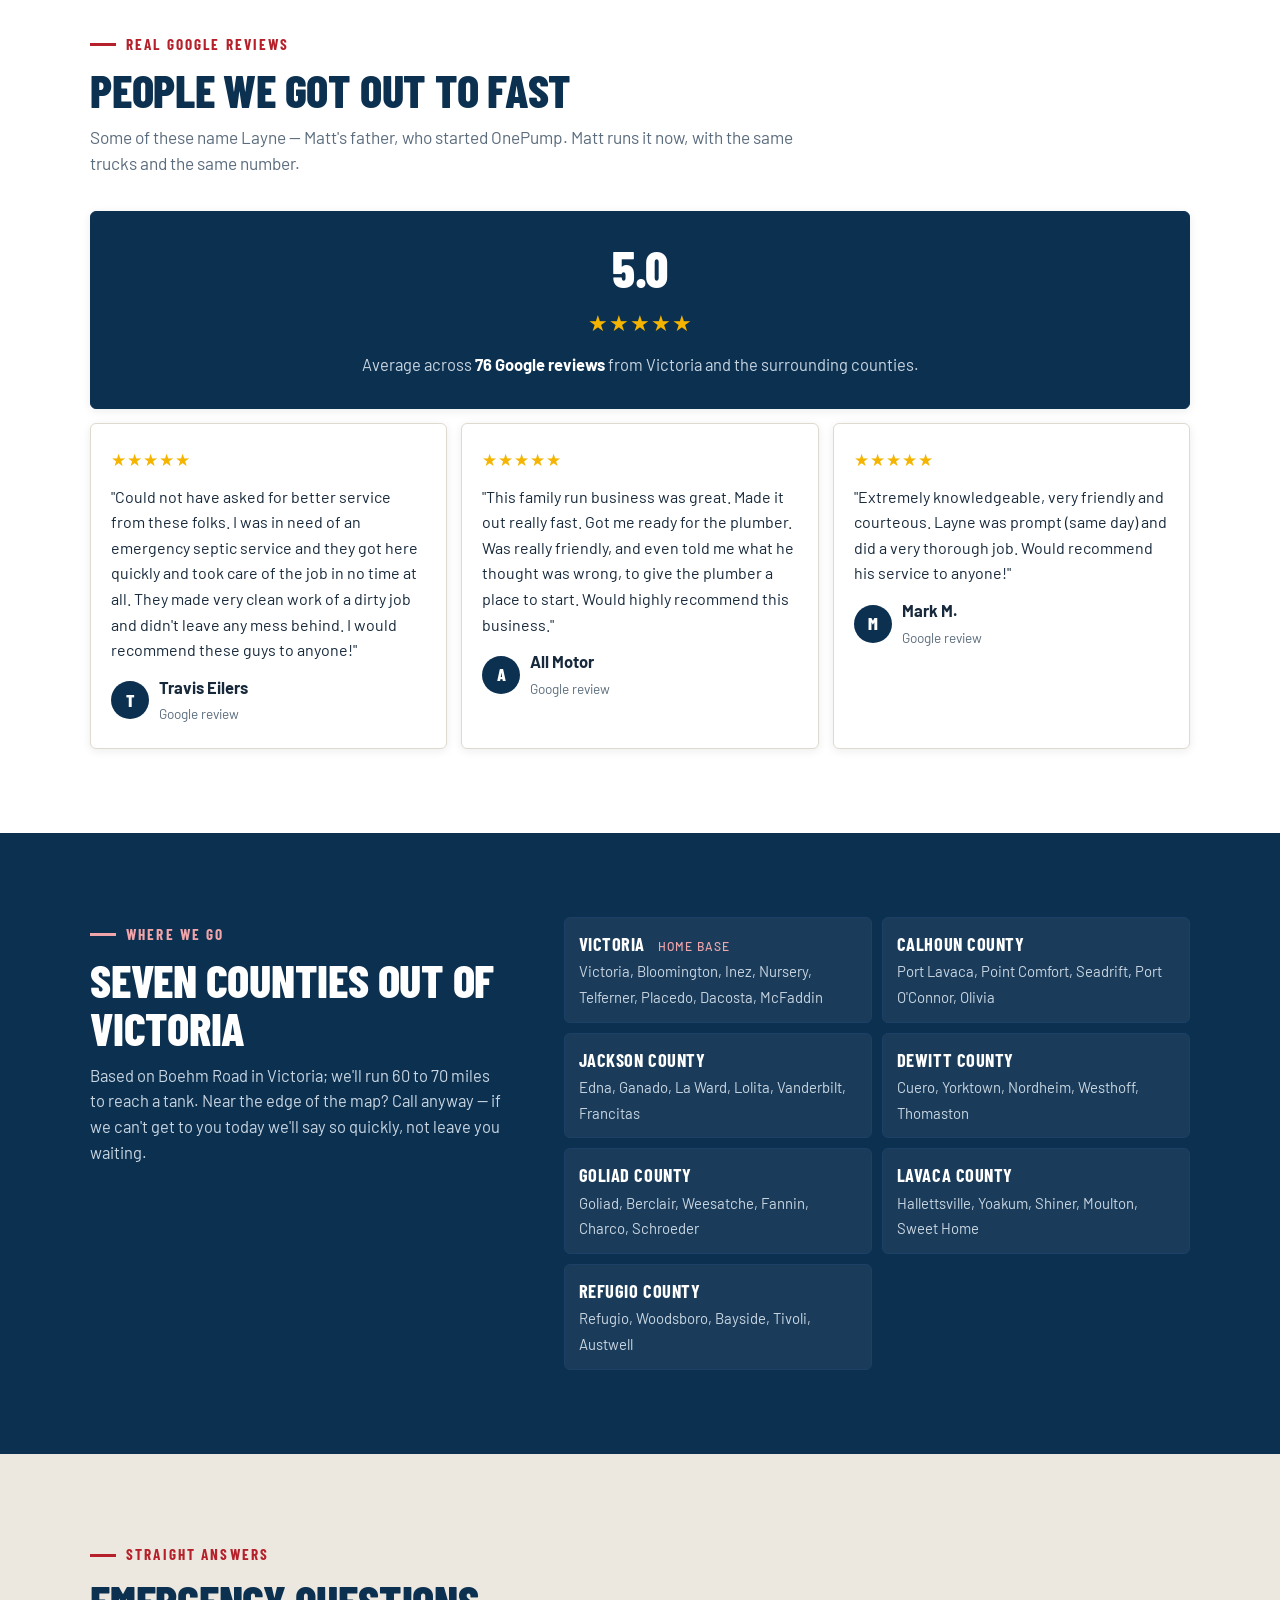
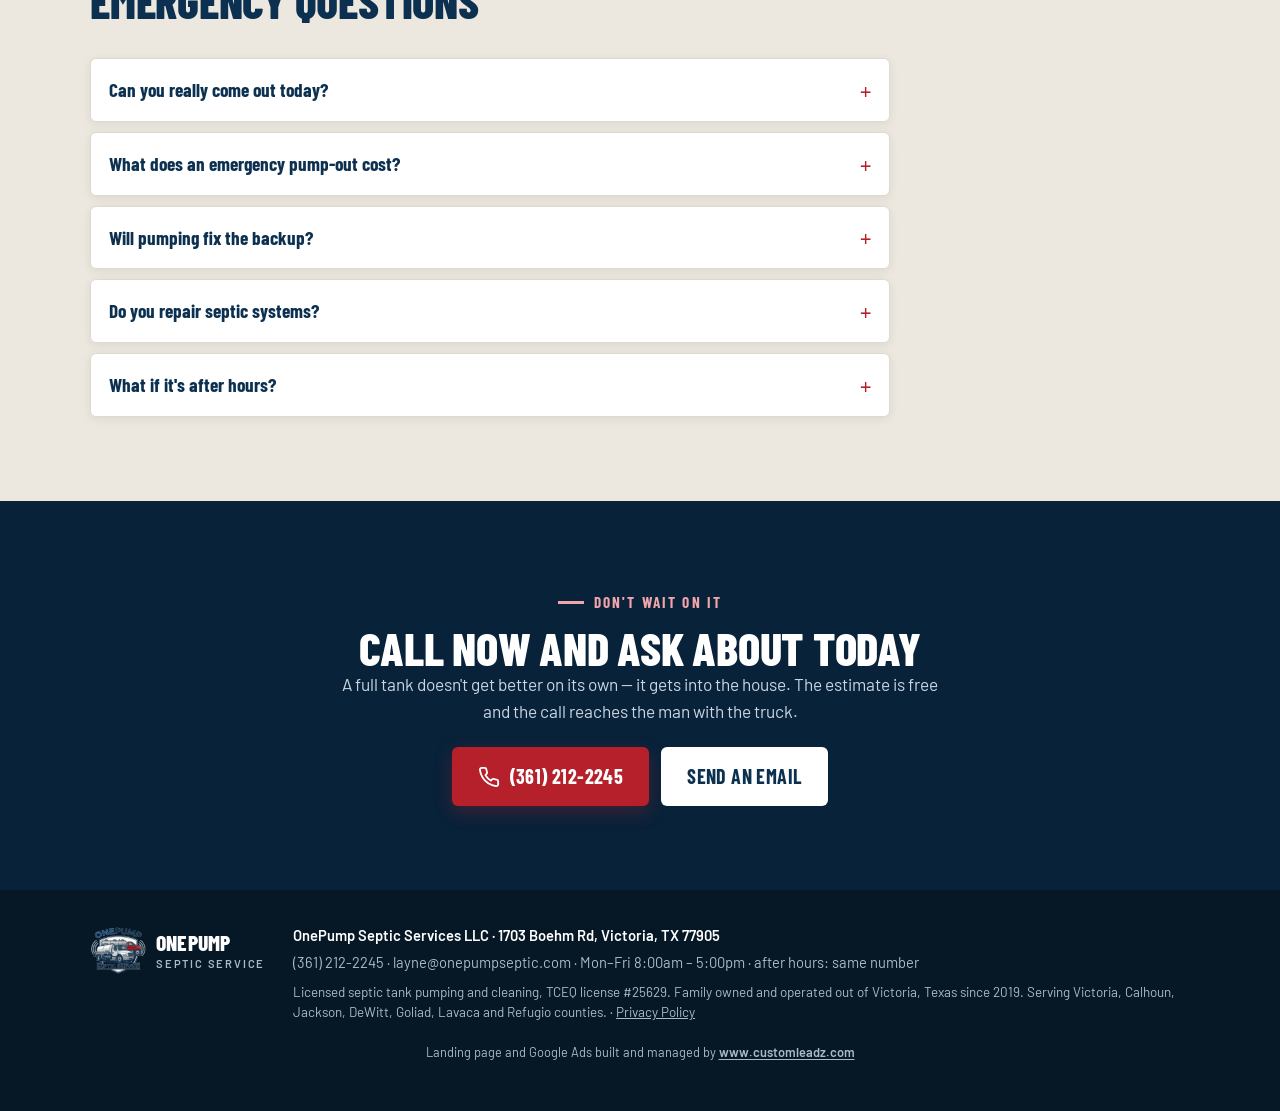
<file: emergency.html>
<!DOCTYPE html>
<html lang="en">
<head>
<meta charset="utf-8">
<meta name="viewport" content="width=device-width, initial-scale=1, viewport-fit=cover">
<title>Emergency Septic Pumping in Victoria, TX — Same Day | OnePump Septic</title>
<meta name="description" content="Septic backing up? OnePump can usually get there today. Owner answers the phone, real price before the truck rolls, licensed septic pumping out of Victoria, TX. Call (361) 212-2245.">
<meta name="robots" content="noindex, follow">
<link rel="canonical" href="https://onepumpseptic.vercel.app/emergency">
<link rel="icon" href="images/favicon.png">

<link rel="preconnect" href="https://fonts.googleapis.com">
<link rel="preconnect" href="https://fonts.gstatic.com" crossorigin>
<link href="https://fonts.googleapis.com/css2?family=Barlow+Condensed:wght@700;800&family=Barlow:wght@400;500;600;700&display=swap" rel="stylesheet">
<link rel="stylesheet" href="style.css?v=3">
<link rel="preload" as="image" href="images/hero-trucks-800.webp" imagesrcset="images/hero-trucks-800.webp 800w, images/hero-trucks-1400.webp 1400w" imagesizes="100vw" fetchpriority="high">

<!-- Google Ads tag + website-call number swap (conversion "Calls from website", 7787860760). See index.html. -->
<script async src="https://www.googletagmanager.com/gtag/js?id=AW-16970002943"></script>
<script>
  window.dataLayer = window.dataLayer || [];
  function gtag(){dataLayer.push(arguments);}
  gtag('js', new Date());
  gtag('config', 'AW-16970002943');
  gtag('config', 'AW-16970002943/PFsgCJimxYEdEP_j9ps_', {
    'phone_conversion_number': '(361) 212-2245'
  });
</script>
<style>
  /* Emergency page: tighter hero, call button dominant */
  .hero .wrap { padding-block: 34px 30px; }
  .hero .btn-call { font-size: 1.45rem; min-height: 62px; }
  @media (min-width: 900px) { .hero .wrap { padding-block: 56px 48px; } }
</style>
</head>

<body data-page="emergency">

<!-- ===================== URGENT BAND ===================== -->
<div class="urgent">
  House backing up right now? Straight to Matt — <a href="tel:+13612122245" data-loc="urgent-band">(361) 212-2245</a>
</div>

<!-- ===================== INFO BAR ===================== -->
<div class="infobar">
  <div class="wrap">
    <span class="info-item">
      <svg viewBox="0 0 24 24" class="ico" aria-hidden="true"><path d="M20 10c0 6-8 12-8 12S4 16 4 10a8 8 0 0 1 16 0z"/><circle cx="12" cy="10" r="3"/></svg>
      Victoria, TX &amp; 7 counties
    </span>
    <span class="info-item info-hours">
      <svg viewBox="0 0 24 24" class="ico" aria-hidden="true"><circle cx="12" cy="12" r="10"/><path d="M12 6v6l4 2"/></svg>
      Mon–Fri 8:00am – 5:00pm
    </span>
    <span class="info-gap"></span>
    <a class="info-item info-mail" href="mailto:layne@onepumpseptic.com">
      <svg viewBox="0 0 24 24" class="ico" aria-hidden="true"><rect x="2" y="4" width="20" height="16" rx="2"/><path d="m22 7-10 6L2 7"/></svg>
      layne@onepumpseptic.com
    </a>
    <span class="info-item"><span class="info-dot"></span> After hours: same number reaches Matt</span>
  </div>
</div>

<!-- ===================== HEADER ===================== -->
<header class="topbar">
  <div class="wrap">
    <div class="brand">
      <img src="images/logo.png" alt="OnePump Septic Service" width="56" height="53">
      <span class="brand-txt"><span class="brand-name">OnePump</span><span class="brand-sub">Septic Service</span></span>
    </div>
    <a class="top-call" href="tel:+13612122245" data-loc="header">
      <svg viewBox="0 0 24 24" class="ico" aria-hidden="true"><path d="M22 16.92v3a2 2 0 0 1-2.18 2 19.79 19.79 0 0 1-8.63-3.07 19.5 19.5 0 0 1-6-6 19.79 19.79 0 0 1-3.07-8.67A2 2 0 0 1 4.11 2h3a2 2 0 0 1 2 1.72 12.84 12.84 0 0 0 .7 2.81 2 2 0 0 1-.45 2.11L8.09 9.91a16 16 0 0 0 6 6l1.27-1.27a2 2 0 0 1 2.11-.45 12.84 12.84 0 0 0 2.81.7A2 2 0 0 1 22 16.92z"/></svg>
      (361) 212-2245
    </a>
  </div>
</header>
<div class="tape" aria-hidden="true"></div>

<!-- ===================== HERO ===================== -->
<section class="hero">
  <div class="hero-media">
    <img src="images/hero-trucks-800.webp" srcset="images/hero-trucks-800.webp 800w, images/hero-trucks-1400.webp 1400w" sizes="100vw" alt="The two OnePump vacuum trucks near Victoria, Texas" width="1400" height="1050" fetchpriority="high">
  </div>
  <div class="wrap">
    <div class="hero-copy">
      <h1 class="rise d1">Septic Backing Up? <em>We Can Usually Get There Today.</em></h1>
      <p class="hero-sub rise d2">Emergency septic pumping out of Victoria, TX. Toilets backing up, drains gurgling, sewage in the yard or tub — don't wait on a callback. Call, and you'll get a straight answer about today from the man who drives the truck.</p>

      <ul class="trio rise d3">
        <li><svg viewBox="0 0 24 24" class="ico" aria-hidden="true"><path d="M20 13c0 5-3.5 7.5-7.66 8.95a1 1 0 0 1-.67-.01C7.5 20.5 4 18 4 13V6a1 1 0 0 1 1-1c2 0 4.5-1.2 6.24-2.72a1.17 1.17 0 0 1 1.52 0C14.51 3.81 17 5 19 5a1 1 0 0 1 1 1z"/></svg> TCEQ #25629 · Insured</li>
        <li><svg viewBox="0 0 24 24" class="ico" aria-hidden="true"><path d="M22 16.92v3a2 2 0 0 1-2.18 2 19.79 19.79 0 0 1-8.63-3.07 19.5 19.5 0 0 1-6-6 19.79 19.79 0 0 1-3.07-8.67A2 2 0 0 1 4.11 2h3a2 2 0 0 1 2 1.72 12.84 12.84 0 0 0 .7 2.81 2 2 0 0 1-.45 2.11L8.09 9.91a16 16 0 0 0 6 6l1.27-1.27a2 2 0 0 1 2.11-.45 12.84 12.84 0 0 0 2.81.7A2 2 0 0 1 22 16.92z"/></svg> Owner Answers The Phone</li>
      </ul>

      <div class="cta-row rise d4">
        <a class="btn btn-call" href="tel:+13612122245" data-loc="hero">
          <svg viewBox="0 0 24 24" class="ico" aria-hidden="true"><path d="M22 16.92v3a2 2 0 0 1-2.18 2 19.79 19.79 0 0 1-8.63-3.07 19.5 19.5 0 0 1-6-6 19.79 19.79 0 0 1-3.07-8.67A2 2 0 0 1 4.11 2h3a2 2 0 0 1 2 1.72 12.84 12.84 0 0 0 .7 2.81 2 2 0 0 1-.45 2.11L8.09 9.91a16 16 0 0 0 6 6l1.27-1.27a2 2 0 0 1 2.11-.45 12.84 12.84 0 0 0 2.81.7A2 2 0 0 1 22 16.92z"/></svg>
          (361) 212-2245
        </a>
        <a class="btn btn-ghost" href="#estimate">Send an Email</a>
      </div>
      <p class="cta-note rise d5">
        <svg viewBox="0 0 24 24" class="ico" aria-hidden="true"><path d="M20 6 9 17l-5-5"/></svg>
        Real price over the phone before we roll. Tank pumped to the floor so it stays fixed.
      </p>
    </div>
  </div>
</section>

<!-- ===================== GOOGLE STRIP ===================== -->
<div class="gbar">
  <div class="wrap">
    <div class="gbar-score">
      <svg class="g" viewBox="0 0 48 48" aria-hidden="true"><path fill="#4285F4" d="M45.1 24.5c0-1.6-.1-3.2-.4-4.7H24v8.9h11.8c-.5 2.7-2 5-4.4 6.6v5.5h7.1c4.1-3.8 6.6-9.5 6.6-16.3z"/><path fill="#34A853" d="M24 46c5.9 0 10.9-2 14.5-5.2l-7.1-5.5c-2 1.3-4.5 2.1-7.4 2.1-5.7 0-10.6-3.9-12.3-9.1H4.4v5.7C8 41.3 15.4 46 24 46z"/><path fill="#FBBC05" d="M11.7 28.3c-.4-1.3-.7-2.7-.7-4.3s.3-2.9.7-4.3v-5.7H4.4A22 22 0 0 0 2 24c0 3.6.9 6.9 2.4 9.9l7.3-5.6z"/><path fill="#EA4335" d="M24 10.6c3.2 0 6.1 1.1 8.4 3.3l6.3-6.3C34.9 4.1 29.9 2 24 2 15.4 2 8 6.7 4.4 13.7l7.3 5.7c1.7-5.2 6.6-9.1 12.3-9.1z"/></svg>
      <b>5.0</b>
      <span class="stars">★★★★★</span>
    </div>
    <p class="gbar-txt"><b>76 Google reviews</b> · 5.0 average · "I was in need of an emergency septic service and they got here quickly"</p>
  </div>
</div>

<!-- ===================== WHILE YOU WAIT ===================== -->
<section class="sec sec-white">
  <div class="wrap">
    <div class="sec-head reveal" style="margin-bottom:22px">
      <span class="eyebrow">Right now</span>
      <h2>A backup isn't a booking. It's an emergency.</h2>
      <p>Most of our calls are people whose house is backing up, and we treat it that way. Three things that help while the truck is on its way:</p>
    </div>
    <div class="quick reveal">
      <div><b>Stop running water</b><span>No laundry, no showers, no dishwasher. Every gallon down the drain goes into a tank that's already full.</span></div>
      <div><b>Call, don't wait on an email</b><span>Matt answers the phone himself. Tell him your town and what it's doing and you'll know what today looks like.</span></div>
      <div><b>Find the lids if you can</b><span>It's not required, but if you know roughly where the tank is, say so on the phone — it speeds up the pump-out.</span></div>
    </div>
  </div>
</section>
<div class="tape" aria-hidden="true"></div>

<!-- ===================== WHY CALL US ===================== -->
<section class="sec">
  <div class="wrap">
    <div class="split">
      <img class="reveal" src="images/job-hose-640.webp" alt="Pumping a septic tank in the rain, suction hose into the open tank and hose running to the truck at the road" width="601" height="640" loading="lazy">
      <div class="reveal" data-i="1">
        <span class="eyebrow">Why people call us</span>
        <h2 style="margin-bottom:22px">Emergency pumping, done properly</h2>
        <ul class="checks">
          <li><svg viewBox="0 0 24 24" class="ico" aria-hidden="true"><path d="M20 6 9 17l-5-5"/></svg><div><b>Usually today</b><span>Call as early as you can. If we genuinely can't reach you today we'll say so on the phone rather than leave you waiting.</span></div></li>
          <li><svg viewBox="0 0 24 24" class="ico" aria-hidden="true"><path d="M20 6 9 17l-5-5"/></svg><div><b>Real price before we roll out</b><span>A real figure over the phone from your tank size and town. Nothing added to the invoice after the job.</span></div></li>
          <li><svg viewBox="0 0 24 24" class="ico" aria-hidden="true"><path d="M20 6 9 17l-5-5"/></svg><div><b>Pumped to the floor, not skimmed</b><span>Sludge on the bottom is what causes backups. We take every chamber down to the floor so it stays fixed.</span></div></li>
          <li><svg viewBox="0 0 24 24" class="ico" aria-hidden="true"><path d="M20 6 9 17l-5-5"/></svg><div><b>We pump tanks only</b><span>If it's a failed pump or a broken line, we'll tell you on the phone instead of charging you for a trip. A tank usually has to be pumped before anyone can repair it anyway.</span></div></li>
        </ul>
      </div>
    </div>
  </div>
</section>

<!-- ===================== HOW IT WORKS ===================== -->
<section class="sec sec-white">
  <div class="wrap">
    <div class="sec-head reveal">
      <span class="eyebrow">How it goes</span>
      <h2>Three steps, no surprises</h2>
    </div>
    <div class="steps">
      <div class="step reveal" data-i="0"><h3>You call</h3><p>Tell us where you are, roughly what size tank you've got and what it's doing. You'll get a price and a straight answer on timing.</p></div>
      <div class="step reveal" data-i="1"><h3>We bring the truck out</h3><p>We locate the tank, open every lid and vacuum it out completely — solids off the bottom, not just liquid off the top.</p></div>
      <div class="step reveal" data-i="2"><h3>We put it back right</h3><p>Lids seated, ground raked over, hoses off your grass. Your drains are working again and the yard doesn't look like anything happened.</p></div>
    </div>
  </div>
</section>
<div class="tape" aria-hidden="true"></div>

<!-- ===================== EMAIL CARD ===================== -->
<section class="sec sec-cream" id="estimate">
  <div class="wrap">
    <div class="est-layout">
      <div class="est-copy">
        <span class="eyebrow">Fastest option</span>
        <h2>Call — it reaches Matt directly</h2>
        <p style="color:var(--muted);font-size:1.08rem;margin-top:12px">If it's backing up, a phone call beats an email every time. Mon–Fri 8am–5pm, and after hours the same number still reaches Matt.</p>
        <div class="est-call">
          <a class="btn btn-call" href="tel:+13612122245" data-loc="estimate">
            <svg viewBox="0 0 24 24" class="ico" aria-hidden="true"><path d="M22 16.92v3a2 2 0 0 1-2.18 2 19.79 19.79 0 0 1-8.63-3.07 19.5 19.5 0 0 1-6-6 19.79 19.79 0 0 1-3.07-8.67A2 2 0 0 1 4.11 2h3a2 2 0 0 1 2 1.72 12.84 12.84 0 0 0 .7 2.81 2 2 0 0 1-.45 2.11L8.09 9.91a16 16 0 0 0 6 6l1.27-1.27a2 2 0 0 1 2.11-.45 12.84 12.84 0 0 0 2.81.7A2 2 0 0 1 22 16.92z"/></svg>
            (361) 212-2245
          </a>
          <p class="or">or</p>
        </div>
      </div>

      <div class="form-card">
        <h3>Send us an email</h3>
        <p class="sub">Can't call right now? Email Matt and he'll reply with a price.</p>
        <a class="btn btn-navy email-btn" href="mailto:layne@onepumpseptic.com?subject=EMERGENCY%20septic%20pump-out&amp;body=Name%3A%20%0APhone%3A%20%0ATown%3A%20%0AWhat%27s%20happening%3A%20" data-loc="estimate-email">
          <svg viewBox="0 0 24 24" class="ico" aria-hidden="true"><rect x="2" y="4" width="20" height="16" rx="2"/><path d="m22 7-10 6L2 7"/></svg>
          layne@onepumpseptic.com
        </a>
        <p class="fnote">Put your town and what it's doing in the email — but if it's backing up, calling is faster.</p>
        <p class="heads-up"><b>Heads up:</b> we pump and clean tanks only — no repairs. If it turns out to be a repair, the tank still has to be pumped first, and we'll tell you straight what we're seeing.</p>
      </div>
    </div>
  </div>
</section>

<!-- ===================== REVIEWS ===================== -->
<section class="sec sec-white">
  <div class="wrap">
    <div class="sec-head reveal">
      <span class="eyebrow">Real Google reviews</span>
      <h2>People we got out to fast</h2>
      <p>Some of these name Layne — Matt's father, who started OnePump. Matt runs it now, with the same trucks and the same number.</p>
    </div>
    <div class="reviews">
      <article class="review review-banner reveal" data-i="0">
        <div class="big">5.0</div>
        <div class="stars">★★★★★</div>
        <p>Average across <b>76 Google reviews</b> from Victoria and the surrounding counties.</p>
      </article>
      <article class="review reveal" data-i="1"><div class="stars">★★★★★</div><blockquote>"Could not have asked for better service from these folks. I was in need of an emergency septic service and they got here quickly and took care of the job in no time at all. They made very clean work of a dirty job and didn't leave any mess behind. I would recommend these guys to anyone!"</blockquote><footer><span class="av">T</span><span><span class="who">Travis Eilers</span><br><span class="src">Google review</span></span></footer></article>
      <article class="review reveal" data-i="2"><div class="stars">★★★★★</div><blockquote>"This family run business was great. Made it out really fast. Got me ready for the plumber. Was really friendly, and even told me what he thought was wrong, to give the plumber a place to start. Would highly recommend this business."</blockquote><footer><span class="av">A</span><span><span class="who">All Motor</span><br><span class="src">Google review</span></span></footer></article>
      <article class="review reveal" data-i="3"><div class="stars">★★★★★</div><blockquote>"Extremely knowledgeable, very friendly and courteous. Layne was prompt (same day) and did a very thorough job. Would recommend his service to anyone!"</blockquote><footer><span class="av">M</span><span><span class="who">Mark M.</span><br><span class="src">Google review</span></span></footer></article>
    </div>
  </div>
</section>

<!-- ===================== SERVICE AREA ===================== -->
<section class="sec-dark" id="area">
  <div class="wrap">
    <div class="area-grid">
      <div class="reveal">
        <span class="eyebrow">Where we go</span>
        <h2>Seven counties out of Victoria</h2>
        <p style="margin-top:12px">Based on Boehm Road in Victoria; we'll run 60 to 70 miles to reach a tank. Near the edge of the map? Call anyway — if we can't get to you today we'll say so quickly, not leave you waiting.</p>
      </div>
      <ul class="counties reveal" data-i="1">
        <li><b>Victoria <small>Home base</small></b><span>Victoria, Bloomington, Inez, Nursery, Telferner, Placedo, Dacosta, McFaddin</span></li>
        <li><b>Calhoun County</b><span>Port Lavaca, Point Comfort, Seadrift, Port O'Connor, Olivia</span></li>
        <li><b>Jackson County</b><span>Edna, Ganado, La Ward, Lolita, Vanderbilt, Francitas</span></li>
        <li><b>DeWitt County</b><span>Cuero, Yorktown, Nordheim, Westhoff, Thomaston</span></li>
        <li><b>Goliad County</b><span>Goliad, Berclair, Weesatche, Fannin, Charco, Schroeder</span></li>
        <li><b>Lavaca County</b><span>Hallettsville, Yoakum, Shiner, Moulton, Sweet Home</span></li>
        <li><b>Refugio County</b><span>Refugio, Woodsboro, Bayside, Tivoli, Austwell</span></li>
      </ul>
    </div>
  </div>
</section>

<!-- ===================== FAQ ===================== -->
<section class="sec sec-cream">
  <div class="wrap">
    <div class="sec-head reveal">
      <span class="eyebrow">Straight answers</span>
      <h2>Emergency questions</h2>
    </div>
    <div class="faq reveal">
      <details><summary>Can you really come out today?</summary><div class="ans"><p>Most days, yes — it's the question we get more than any other. Call as early as you can and we'll do our best to get you taken care of right away. If we genuinely can't reach you today we'll tell you on the phone rather than leave you waiting.</p></div></details>
      <details><summary>What does an emergency pump-out cost?</summary><div class="ans"><p>It depends on the size of your tank and how far out you are, so we quote over the phone before we roll. The figure you're given is the figure you pay — nothing added afterwards for it being urgent.</p></div></details>
      <details><summary>Will pumping fix the backup?</summary><div class="ans"><p>Usually. A full tank — sludge built up on the bottom — is the most common reason a house backs up, and pumping it to the floor clears it. If it's a failed pump or a broken line instead, we'll tell you straight on the phone or on site so you can get the right person out.</p></div></details>
      <details><summary>Do you repair septic systems?</summary><div class="ans"><p>No. We pump tanks and that's it — no repairs, no installs, no part replacement. That's also why we've got no reason to find "problems" that aren't there.</p></div></details>
      <details><summary>What if it's after hours?</summary><div class="ans"><p>Call anyway. The number on this page reaches Matt directly, and he takes calls at all hours. Ads run 8am–5pm, but the phone doesn't stop.</p></div></details>
    </div>
  </div>
</section>

<!-- ===================== FINAL CTA ===================== -->
<section class="sec-dark final" style="background:var(--navy-deep)">
  <div class="wrap narrow">
    <span class="eyebrow" style="justify-content:center">Don't wait on it</span>
    <h2>Call now and ask about today</h2>
    <p>A full tank doesn't get better on its own — it gets into the house. The estimate is free and the call reaches the man with the truck.</p>
    <div class="cta-row">
      <a class="btn btn-call" href="tel:+13612122245" data-loc="final">
        <svg viewBox="0 0 24 24" class="ico" aria-hidden="true"><path d="M22 16.92v3a2 2 0 0 1-2.18 2 19.79 19.79 0 0 1-8.63-3.07 19.5 19.5 0 0 1-6-6 19.79 19.79 0 0 1-3.07-8.67A2 2 0 0 1 4.11 2h3a2 2 0 0 1 2 1.72 12.84 12.84 0 0 0 .7 2.81 2 2 0 0 1-.45 2.11L8.09 9.91a16 16 0 0 0 6 6l1.27-1.27a2 2 0 0 1 2.11-.45 12.84 12.84 0 0 0 2.81.7A2 2 0 0 1 22 16.92z"/></svg>
        (361) 212-2245
      </a>
      <a class="btn btn-light" href="#estimate">Send an Email</a>
    </div>
  </div>
</section>

<!-- ===================== FOOTER ===================== -->
<footer class="foot">
  <div class="wrap">
    <div class="brand">
      <img src="images/logo.png" alt="OnePump Septic Service" width="48" height="46" loading="lazy">
      <span class="brand-txt"><span class="brand-name">OnePump</span><span class="brand-sub">Septic Service</span></span>
    </div>
    <div>
      <p class="nap">OnePump Septic Services LLC · 1703 Boehm Rd, Victoria, TX 77905</p>
      <p>(361) 212-2245 · layne@onepumpseptic.com · Mon–Fri 8:00am – 5:00pm · after hours: same number</p>
      <p class="fine">Licensed septic tank pumping and cleaning, TCEQ license #25629. Family owned and operated out of Victoria, Texas since 2019. Serving Victoria, Calhoun, Jackson, DeWitt, Goliad, Lavaca and Refugio counties. · <a class="pp" href="privacy">Privacy Policy</a></p>
    </div>
  </div>

  <div class="cl-credit" style="text-align:center;font-size:.8rem;line-height:1.5;padding:16px 16px 18px;margin:0 auto">Landing page and Google Ads built and managed by <a href="https://www.customleadz.com" target="_blank" rel="noopener" style="color:inherit;font-weight:600;text-decoration:underline;text-underline-offset:2px">www.customleadz.com</a></div>
</footer>

<!-- ===================== STICKY MOBILE CALL BAR ===================== -->
<div class="callbar">
  <a class="cb-call" href="tel:+13612122245" data-loc="sticky-bar">
    <svg viewBox="0 0 24 24" class="ico" aria-hidden="true"><path d="M22 16.92v3a2 2 0 0 1-2.18 2 19.79 19.79 0 0 1-8.63-3.07 19.5 19.5 0 0 1-6-6 19.79 19.79 0 0 1-3.07-8.67A2 2 0 0 1 4.11 2h3a2 2 0 0 1 2 1.72 12.84 12.84 0 0 0 .7 2.81 2 2 0 0 1-.45 2.11L8.09 9.91a16 16 0 0 0 6 6l1.27-1.27a2 2 0 0 1 2.11-.45 12.84 12.84 0 0 0 2.81.7A2 2 0 0 1 22 16.92z"/></svg>
    (361) 212-2245
  </a>
  <a href="#estimate">Email</a>
</div>

<script src="main.js?v=3" defer></script>
</body>
</html>
</file>
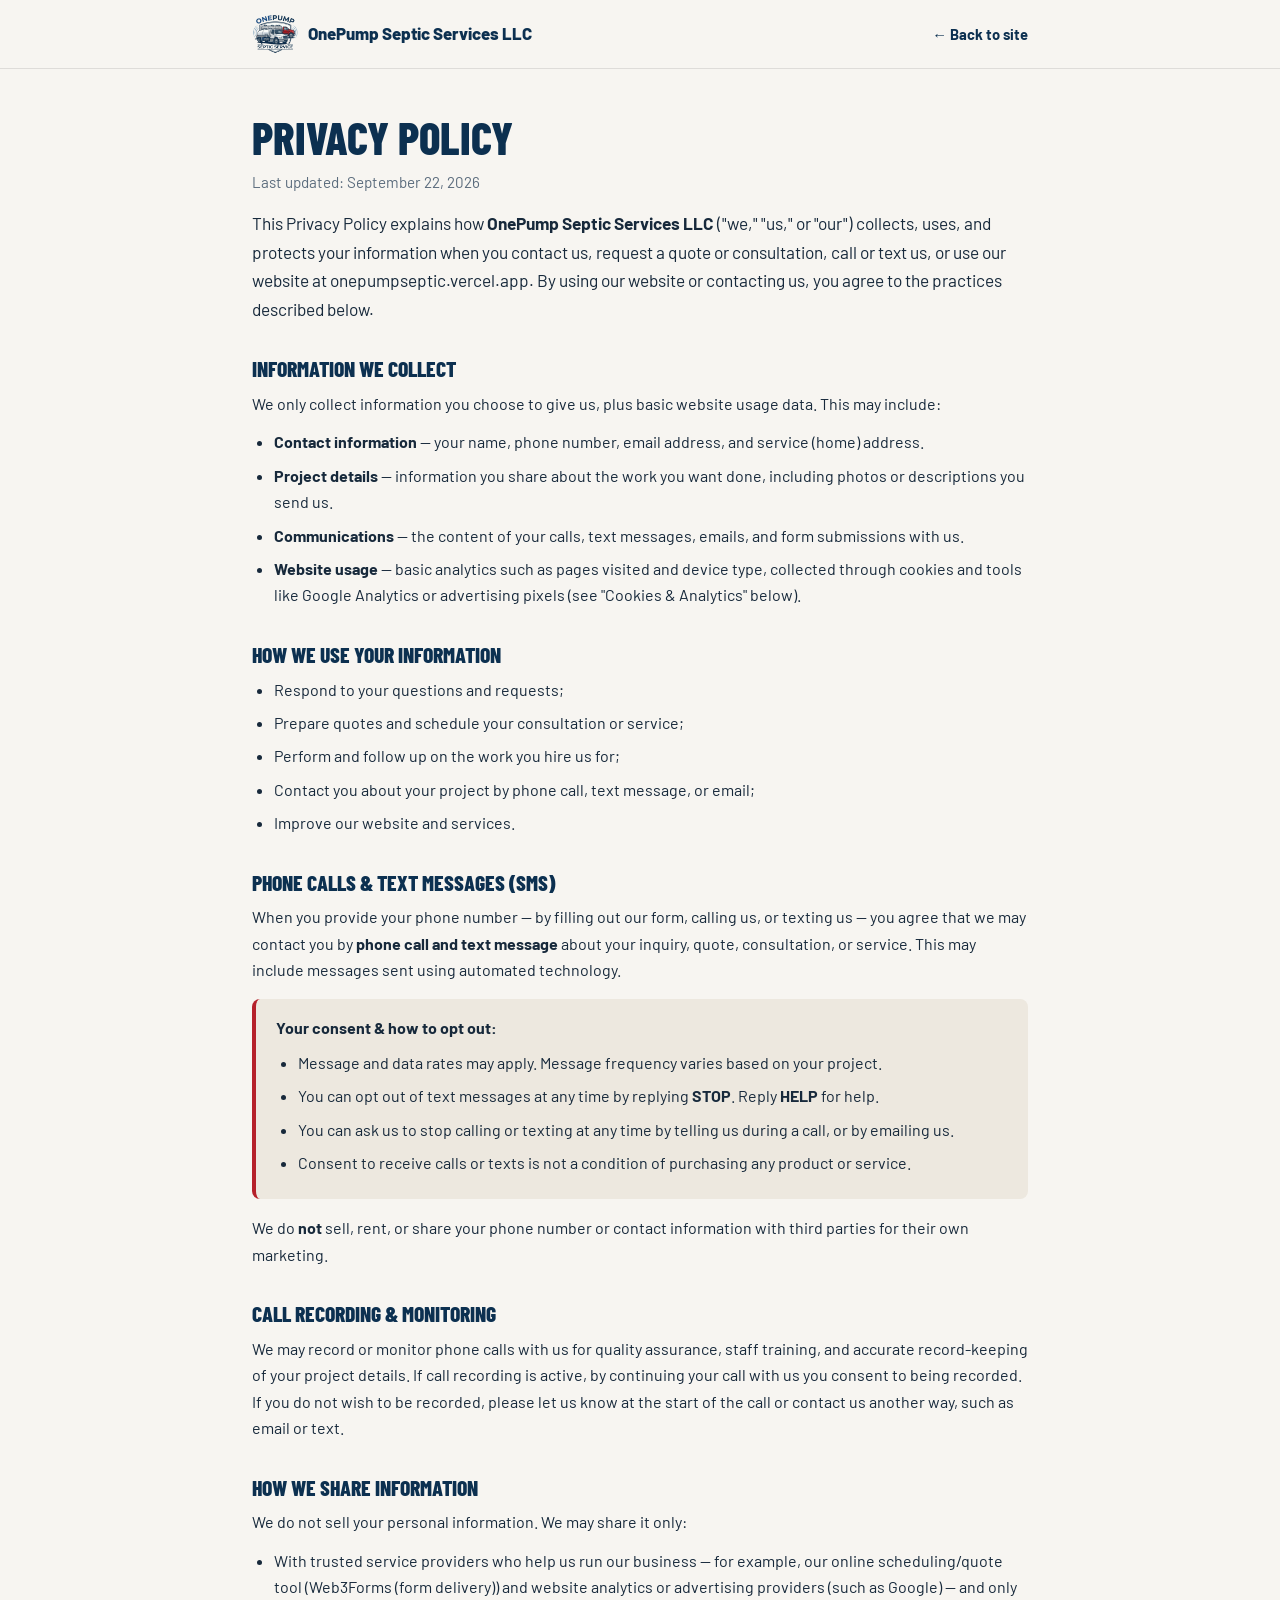
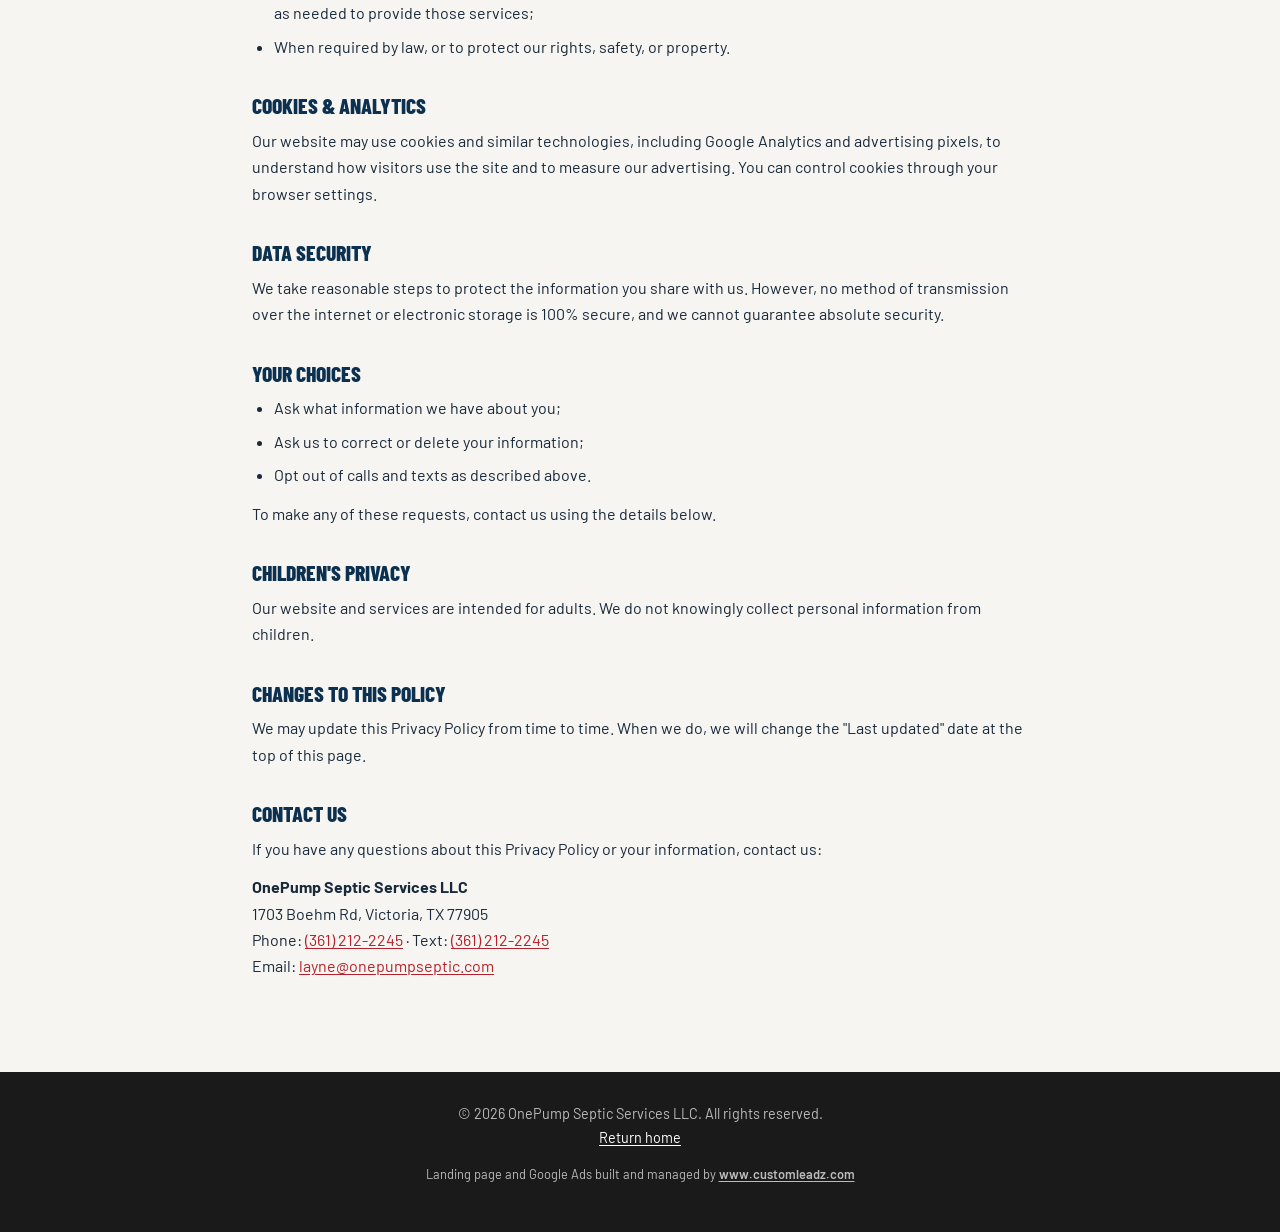
<file: privacy.html>
<!DOCTYPE html>
<html lang="en">
<head>
<meta charset="UTF-8">
<meta name="viewport" content="width=device-width, initial-scale=1.0">
<title>Privacy Policy | OnePump Septic Services LLC</title>
<meta name="description" content="Privacy Policy for OnePump Septic Services LLC — how we collect and use your contact information, phone calls, and text messages.">
<meta name="robots" content="noindex, follow">
<link rel="icon" href="images/favicon.png">
<link rel="preconnect" href="https://fonts.googleapis.com">
<link rel="preconnect" href="https://fonts.gstatic.com" crossorigin>
<link href="https://fonts.googleapis.com/css2?family=Barlow+Condensed:wght@700;800&family=Barlow:wght@400;500;600;700&display=swap" rel="stylesheet">
<style>
  /* Restyle to match the landing page. Neutral defaults below. */
  :root{--ink:#17293B;--brand:#0C3050;--accent:#B5202A;--bg:#F7F5F1;--bg2:#EDE8DF;--muted:#5B6C7D}
  *{margin:0;padding:0;box-sizing:border-box}
  body{font-family:"Barlow",-apple-system,BlinkMacSystemFont,"Segoe UI",sans-serif;color:var(--ink);background:var(--bg);line-height:1.65;-webkit-font-smoothing:antialiased}
  a{color:var(--accent);text-underline-offset:2px}
  h1,h2{color:var(--brand);line-height:1.1;font-family:"Barlow Condensed","Arial Narrow",sans-serif;text-transform:uppercase;font-weight:800}
  header{background:var(--bg);border-bottom:1px solid rgba(0,0,0,.1);position:sticky;top:0;z-index:10}
  .hd{max-width:820px;margin:0 auto;padding:12px 22px;display:flex;align-items:center;justify-content:space-between;gap:12px}
  .hd-logo{display:flex;align-items:center;gap:10px;text-decoration:none;color:var(--brand)}
  .hd-logo img{height:44px}
  .hd-logo b{font-weight:800;font-size:1.05rem}
  .hd a.back{font-weight:700;font-size:.92rem;color:var(--brand);text-decoration:none}
  main{max-width:820px;margin:0 auto;padding:44px 22px 80px}
  h1{font-size:clamp(2rem,5vw,2.8rem);margin-bottom:8px}
  .updated{color:var(--muted);font-size:.95rem;margin-bottom:14px}
  .intro{font-size:1.08rem;margin-bottom:10px}
  h2{font-size:1.35rem;margin:34px 0 10px}
  p{margin-bottom:12px}
  ul{margin:0 0 12px 22px}
  li{margin-bottom:7px}
  .callout{background:var(--bg2);border-left:4px solid var(--accent);border-radius:8px;padding:16px 20px;margin:16px 0}
  footer{background:#1a1a1a;color:rgba(255,255,255,.7);padding:30px 22px;text-align:center;font-size:.9rem}
  footer a{color:#fff}
</style>
<!-- Google Ads tag + website-call number swap (conversion "Calls from website", 7787860760) -->
<script async src="https://www.googletagmanager.com/gtag/js?id=AW-16970002943"></script>
<script>
  window.dataLayer = window.dataLayer || [];
  function gtag(){dataLayer.push(arguments);}
  gtag('js', new Date());
  gtag('config', 'AW-16970002943');
  gtag('config', 'AW-16970002943/PFsgCJimxYEdEP_j9ps_', {
    'phone_conversion_number': '(361) 212-2245'
  });
</script>
</head>
<body>
<header>
  <div class="hd">
    <a class="hd-logo" href="/"><img src="images/logo.png" alt="OnePump Septic Services LLC logo"><b>OnePump Septic Services LLC</b></a>
    <a class="back" href="/">← Back to site</a>
  </div>
</header>

<main>
  <h1>Privacy Policy</h1>
  <p class="updated">Last updated: September 22, 2026</p>
  <p class="intro">This Privacy Policy explains how <strong>OnePump Septic Services LLC</strong> ("we," "us," or "our") collects, uses, and protects your information when you contact us, request a quote or consultation, call or text us, or use our website at onepumpseptic.vercel.app. By using our website or contacting us, you agree to the practices described below.</p>

  <h2>Information We Collect</h2>
  <p>We only collect information you choose to give us, plus basic website usage data. This may include:</p>
  <ul>
    <li><strong>Contact information</strong> — your name, phone number, email address, and service (home) address.</li>
    <li><strong>Project details</strong> — information you share about the work you want done, including photos or descriptions you send us.</li>
    <li><strong>Communications</strong> — the content of your calls, text messages, emails, and form submissions with us.</li>
    <li><strong>Website usage</strong> — basic analytics such as pages visited and device type, collected through cookies and tools like Google Analytics or advertising pixels (see "Cookies &amp; Analytics" below).</li>
  </ul>

  <h2>How We Use Your Information</h2>
  <ul>
    <li>Respond to your questions and requests;</li>
    <li>Prepare quotes and schedule your consultation or service;</li>
    <li>Perform and follow up on the work you hire us for;</li>
    <li>Contact you about your project by phone call, text message, or email;</li>
    <li>Improve our website and services.</li>
  </ul>

  <h2>Phone Calls &amp; Text Messages (SMS)</h2>
  <p>When you provide your phone number — by filling out our form, calling us, or texting us — you agree that we may contact you by <strong>phone call and text message</strong> about your inquiry, quote, consultation, or service. This may include messages sent using automated technology.</p>
  <div class="callout">
    <p style="margin-bottom:8px"><strong>Your consent &amp; how to opt out:</strong></p>
    <ul style="margin-bottom:0">
      <li>Message and data rates may apply. Message frequency varies based on your project.</li>
      <li>You can opt out of text messages at any time by replying <strong>STOP</strong>. Reply <strong>HELP</strong> for help.</li>
      <li>You can ask us to stop calling or texting at any time by telling us during a call, or by emailing us.</li>
      <li>Consent to receive calls or texts is not a condition of purchasing any product or service.</li>
    </ul>
  </div>
  <p>We do <strong>not</strong> sell, rent, or share your phone number or contact information with third parties for their own marketing.</p>

  <h2>Call Recording &amp; Monitoring</h2>
  <p>We may record or monitor phone calls with us for quality assurance, staff training, and accurate record-keeping of your project details. If call recording is active, by continuing your call with us you consent to being recorded. If you do not wish to be recorded, please let us know at the start of the call or contact us another way, such as email or text.</p>

  <h2>How We Share Information</h2>
  <p>We do not sell your personal information. We may share it only:</p>
  <ul>
    <li>With trusted service providers who help us run our business — for example, our online scheduling/quote tool (Web3Forms (form delivery)) and website analytics or advertising providers (such as Google) — and only as needed to provide those services;</li>
    <li>When required by law, or to protect our rights, safety, or property.</li>
  </ul>

  <h2>Cookies &amp; Analytics</h2>
  <p>Our website may use cookies and similar technologies, including Google Analytics and advertising pixels, to understand how visitors use the site and to measure our advertising. You can control cookies through your browser settings.</p>

  <h2>Data Security</h2>
  <p>We take reasonable steps to protect the information you share with us. However, no method of transmission over the internet or electronic storage is 100% secure, and we cannot guarantee absolute security.</p>

  <h2>Your Choices</h2>
  <ul>
    <li>Ask what information we have about you;</li>
    <li>Ask us to correct or delete your information;</li>
    <li>Opt out of calls and texts as described above.</li>
  </ul>
  <p>To make any of these requests, contact us using the details below.</p>

  <h2>Children's Privacy</h2>
  <p>Our website and services are intended for adults. We do not knowingly collect personal information from children.</p>

  <h2>Changes to This Policy</h2>
  <p>We may update this Privacy Policy from time to time. When we do, we will change the "Last updated" date at the top of this page.</p>

  <h2>Contact Us</h2>
  <p>If you have any questions about this Privacy Policy or your information, contact us:</p>
  <p>
    <strong>OnePump Septic Services LLC</strong><br>
    1703 Boehm Rd, Victoria, TX 77905<br>
    Phone: <a href="tel:+13612122245">(361) 212-2245</a> · Text: <a href="sms:+13612122245">(361) 212-2245</a><br>
    Email: <a href="mailto:layne@onepumpseptic.com">layne@onepumpseptic.com</a>
  </p>
</main>

<footer>
  <div>© <span id="yr"></span> OnePump Septic Services LLC. All rights reserved.</div>
  <div><a href="/">Return home</a></div>

  <div class="cl-credit" style="text-align:center;font-size:.8rem;line-height:1.5;padding:16px 16px 18px;margin:0 auto">Landing page and Google Ads built and managed by <a href="https://www.customleadz.com" target="_blank" rel="noopener" style="color:inherit;font-weight:600;text-decoration:underline;text-underline-offset:2px">www.customleadz.com</a></div>
</footer>
<script>document.getElementById('yr').textContent=new Date().getFullYear();</script>
</body>
</html>
</file>
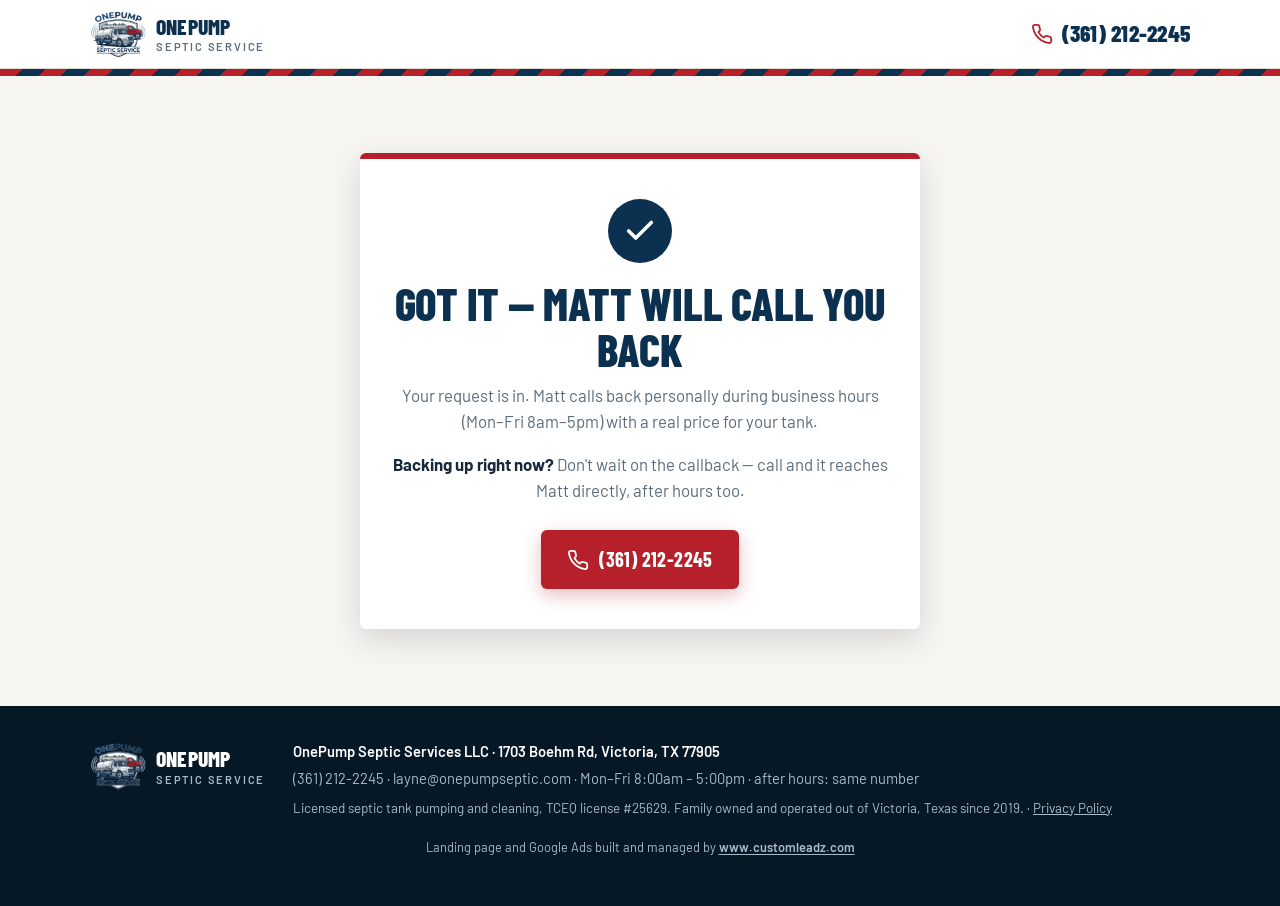
<file: thank-you.html>
<!DOCTYPE html>
<html lang="en">
<head>
<meta charset="utf-8">
<meta name="viewport" content="width=device-width, initial-scale=1, viewport-fit=cover">
<title>Request Received | OnePump Septic</title>
<meta name="description" content="Thanks — Matt at OnePump Septic will call you back with a price. Backing up right now? Call (361) 212-2245.">
<meta name="robots" content="noindex, nofollow">
<link rel="icon" href="images/favicon.png">
<link rel="preconnect" href="https://fonts.googleapis.com">
<link rel="preconnect" href="https://fonts.gstatic.com" crossorigin>
<link href="https://fonts.googleapis.com/css2?family=Barlow+Condensed:wght@700;800&family=Barlow:wght@400;500;600;700&display=swap" rel="stylesheet">
<link rel="stylesheet" href="style.css?v=3">

<!-- Google Ads tag + website-call number swap (conversion "Calls from website", 7787860760) -->
<script async src="https://www.googletagmanager.com/gtag/js?id=AW-16970002943"></script>
<script>
  window.dataLayer = window.dataLayer || [];
  function gtag(){dataLayer.push(arguments);}
  gtag('js', new Date());
  gtag('config', 'AW-16970002943');
  gtag('config', 'AW-16970002943/PFsgCJimxYEdEP_j9ps_', {
    'phone_conversion_number': '(361) 212-2245'
  });
</script>
<style>
  .ty { min-height: 70vh; display: grid; place-items: center; padding: 60px 20px; text-align: center; }
  .ty-card { background: #fff; border-radius: var(--r); box-shadow: var(--shadow); padding: 40px 26px; max-width: 560px; border-top: 6px solid var(--red); }
  .ty-card .check { width: 64px; height: 64px; border-radius: 50%; background: var(--navy); color: #fff; display: grid; place-items: center; margin: 0 auto 18px; }
  .ty-card .check .ico { width: 34px; height: 34px; stroke-width: 2.5; }
  .ty-card h1 { font-size: clamp(2rem, 7vw, 2.8rem); margin-bottom: 10px; }
  .ty-card p { color: var(--muted); font-size: 1.05rem; }
  .ty-card .btn { margin-top: 10px; }
</style>
</head>
<body data-page="thank-you">

<header class="topbar">
  <div class="wrap">
    <div class="brand">
      <img src="images/logo.png" alt="OnePump Septic Service" width="56" height="53">
      <span class="brand-txt"><span class="brand-name">OnePump</span><span class="brand-sub">Septic Service</span></span>
    </div>
    <a class="top-call" href="tel:+13612122245" data-loc="header">
      <svg viewBox="0 0 24 24" class="ico" aria-hidden="true"><path d="M22 16.92v3a2 2 0 0 1-2.18 2 19.79 19.79 0 0 1-8.63-3.07 19.5 19.5 0 0 1-6-6 19.79 19.79 0 0 1-3.07-8.67A2 2 0 0 1 4.11 2h3a2 2 0 0 1 2 1.72 12.84 12.84 0 0 0 .7 2.81 2 2 0 0 1-.45 2.11L8.09 9.91a16 16 0 0 0 6 6l1.27-1.27a2 2 0 0 1 2.11-.45 12.84 12.84 0 0 0 2.81.7A2 2 0 0 1 22 16.92z"/></svg>
      (361) 212-2245
    </a>
  </div>
</header>
<div class="tape" aria-hidden="true"></div>

<main class="ty">
  <div class="ty-card">
    <div class="check"><svg viewBox="0 0 24 24" class="ico" aria-hidden="true"><path d="M20 6 9 17l-5-5"/></svg></div>
    <h1>Got it — Matt will call you back</h1>
    <p>Your request is in. Matt calls back personally during business hours (Mon–Fri 8am–5pm) with a real price for your tank.</p>
    <p><strong style="color:var(--text)">Backing up right now?</strong> Don't wait on the callback — call and it reaches Matt directly, after hours too.</p>
    <a class="btn btn-call" href="tel:+13612122245" data-loc="thank-you">
      <svg viewBox="0 0 24 24" class="ico" aria-hidden="true"><path d="M22 16.92v3a2 2 0 0 1-2.18 2 19.79 19.79 0 0 1-8.63-3.07 19.5 19.5 0 0 1-6-6 19.79 19.79 0 0 1-3.07-8.67A2 2 0 0 1 4.11 2h3a2 2 0 0 1 2 1.72 12.84 12.84 0 0 0 .7 2.81 2 2 0 0 1-.45 2.11L8.09 9.91a16 16 0 0 0 6 6l1.27-1.27a2 2 0 0 1 2.11-.45 12.84 12.84 0 0 0 2.81.7A2 2 0 0 1 22 16.92z"/></svg>
      (361) 212-2245
    </a>
  </div>
</main>

<footer class="foot">
  <div class="wrap">
    <div class="brand">
      <img src="images/logo.png" alt="OnePump Septic Service" width="48" height="46" loading="lazy">
      <span class="brand-txt"><span class="brand-name">OnePump</span><span class="brand-sub">Septic Service</span></span>
    </div>
    <div>
      <p class="nap">OnePump Septic Services LLC · 1703 Boehm Rd, Victoria, TX 77905</p>
      <p>(361) 212-2245 · layne@onepumpseptic.com · Mon–Fri 8:00am – 5:00pm · after hours: same number</p>
      <p class="fine">Licensed septic tank pumping and cleaning, TCEQ license #25629. Family owned and operated out of Victoria, Texas since 2019. · <a class="pp" href="privacy">Privacy Policy</a></p>
    </div>
  </div>

  <div class="cl-credit" style="text-align:center;font-size:.8rem;line-height:1.5;padding:16px 16px 18px;margin:0 auto">Landing page and Google Ads built and managed by <a href="https://www.customleadz.com" target="_blank" rel="noopener" style="color:inherit;font-weight:600;text-decoration:underline;text-underline-offset:2px">www.customleadz.com</a></div>
</footer>
</body>
</html>
</file>
<file: style.css>
/* ==========================================================================
   OnePump Septic — Google Ads landing pages
   Brand pulled from onepumpseptic.com: navy / red / cream, Barlow Condensed + Barlow.
   Signature motif: the red-and-navy "reflective tape" stripe (truck tape) between sections,
   and the tank-level gauge in the "pumped all the way down" section.
   ========================================================================== */

:root {
  --navy: #0C3050;
  --navy-deep: #08223A;
  --navy-ink: #061726;
  --cream: #F7F5F1;
  --cream-deep: #EDE8DF;
  --red: #B5202A;
  --red-deep: #8A1922;
  --steel: #7E9CB8;
  --white: #fff;
  --text: #17293B;
  --muted: #5B6C7D;
  --muted-light: #A8BACB;
  --line: #DFDACF;
  --line-dark: #1D4066;
  --display: "Barlow Condensed", "Arial Narrow", sans-serif;
  --body: "Barlow", -apple-system, BlinkMacSystemFont, "Segoe UI", sans-serif;
  --max: 1140px;
  --gutter: 20px;
  --r: 6px;
  --shadow: 0 10px 30px rgba(6, 23, 38, .14);
  --shadow-sm: 0 2px 10px rgba(6, 23, 38, .08);
}

*, *::before, *::after { box-sizing: border-box; }
html { scroll-behavior: smooth; background: var(--navy-ink); } /* bottom overscroll matches footer + sticky bar */
body {
  margin: 0; font-family: var(--body); color: var(--text); background: var(--cream);
  line-height: 1.55; -webkit-font-smoothing: antialiased; overflow-x: hidden; font-size: 16.5px;
}
img { max-width: 100%; display: block; height: auto; }
a { color: inherit; text-decoration: none; }
h1, h2, h3 { font-family: var(--display); font-weight: 800; line-height: 1.02; letter-spacing: -.005em; margin: 0; color: var(--navy); text-transform: uppercase; }
h2 { font-size: clamp(2rem, 5.6vw, 2.9rem); }
h3 { font-size: 1.25rem; font-weight: 700; }
p { margin: 0 0 1em; }
.wrap { max-width: var(--max); margin: 0 auto; padding-inline: var(--gutter); }
.narrow { max-width: 760px; }
.ico { width: 20px; height: 20px; fill: none; stroke: currentColor; stroke-width: 2; stroke-linecap: round; stroke-linejoin: round; flex: none; }

/* --- signature stripe (truck reflective tape) --- */
.tape { height: 7px; background: repeating-linear-gradient(135deg, var(--red) 0 16px, var(--navy) 16px 32px); }

/* anchored sitelink targets: clear the sticky header on arrival */
#aerobic, #area, #estimate { scroll-margin-top: 84px; }

/* --- eyebrow / section heads --- */
.eyebrow { display: inline-flex; align-items: center; gap: 10px; font-family: var(--display); font-weight: 700; font-size: .95rem; letter-spacing: .14em; text-transform: uppercase; color: var(--red); margin-bottom: 10px; }
.eyebrow::before { content: ""; width: 26px; height: 3px; background: var(--red); }
.sec { padding-block: 64px; }
.sec-cream { background: var(--cream-deep); }
.sec-white { background: var(--white); }
.sec-dark { background: var(--navy); color: #C9D6E2; padding-block: 64px; }
.sec-dark h2, .sec-dark h3 { color: #fff; }
.sec-dark .eyebrow { color: #F0A5AA; } .sec-dark .eyebrow::before { background: #F0A5AA; }
.sec-head { max-width: 720px; margin-bottom: 34px; }
.sec-head p { color: var(--muted); font-size: 1.08rem; margin: 10px 0 0; }
.sec-dark .sec-head p { color: #C9D6E2; }
@media (min-width: 900px) { .sec, .sec-dark { padding-block: 84px; } }

/* --- buttons --- */
.btn { display: inline-flex; align-items: center; justify-content: center; gap: 10px; min-height: 54px; padding: 12px 24px; border-radius: var(--r); font-family: var(--display); font-weight: 700; font-size: 1.25rem; letter-spacing: .02em; text-transform: uppercase; border: 2px solid transparent; cursor: pointer; transition: transform .15s, background .15s, box-shadow .15s; white-space: nowrap; }
.btn:active { transform: translateY(1px); }
.btn-call { background: var(--red); color: #fff; box-shadow: 0 6px 18px rgba(181, 32, 42, .3); }
.btn-call:hover { background: var(--red-deep); }
.btn-ghost { background: transparent; color: var(--navy); border-color: var(--navy); }
.btn-ghost:hover { background: var(--navy); color: #fff; }
.btn-light { background: #fff; color: var(--navy); }
.btn-light:hover { background: var(--cream); }
.btn-navy { background: var(--navy); color: #fff; }
.btn-navy:hover { background: var(--navy-deep); }
.btn .ico { width: 22px; height: 22px; }
.cta-row { display: flex; flex-wrap: wrap; gap: 12px; }
.cta-note { display: flex; align-items: flex-start; gap: 8px; font-size: .95rem; color: var(--muted); margin: 14px 0 0; }
.cta-note .ico { width: 18px; height: 18px; stroke: var(--red); margin-top: 3px; }

/* --- info bar --- */
.infobar { background: var(--navy-ink); color: #C9D6E2; font-size: .86rem; font-weight: 500; }
/* anything rendered ABOVE the sticky header must sit over its 100vh Safari shield */
.infobar, .urgent { position: relative; z-index: 101; }
.infobar .wrap { display: flex; align-items: center; gap: 18px; min-height: 36px; }
.info-item { display: inline-flex; align-items: center; gap: 7px; white-space: nowrap; }
.info-item .ico { width: 15px; height: 15px; stroke: var(--steel); }
.info-gap { flex: 1; }
.info-dot { width: 9px; height: 9px; border-radius: 50%; background: #3DD68C; box-shadow: 0 0 0 0 rgba(61, 214, 140, .6); animation: pulse 1.8s infinite; }
@keyframes pulse { 0% { box-shadow: 0 0 0 0 rgba(61, 214, 140, .6); } 70% { box-shadow: 0 0 0 8px rgba(61, 214, 140, 0); } 100% { box-shadow: 0 0 0 0 rgba(61, 214, 140, 0); } }
@media (max-width: 720px) { .info-hours, .info-mail { display: none; } }

/* --- header (sticky, opaque, Safari top-strip shield) --- */
header.topbar { position: sticky; top: 0; z-index: 100; background: var(--white); border-bottom: 1px solid var(--line); }
header.topbar::before { content: ""; position: absolute; left: 0; right: 0; bottom: 100%; height: 100vh; background: var(--white); pointer-events: none; }
header.topbar .wrap { display: flex; align-items: center; justify-content: space-between; gap: 14px; min-height: 68px; }
.brand { display: flex; align-items: center; gap: 10px; }
.brand img { width: 56px; height: 53px; }
.brand-txt { line-height: 1; }
.brand-name { display: block; font-family: var(--display); font-weight: 800; font-size: 1.35rem; color: var(--navy); letter-spacing: .01em; text-transform: uppercase; }
.brand-sub { display: block; font-size: .7rem; letter-spacing: .16em; text-transform: uppercase; color: var(--muted); font-weight: 600; margin-top: 4px; }
.top-call { display: inline-flex; align-items: center; gap: 9px; font-family: var(--display); font-weight: 800; font-size: 1.45rem; color: var(--navy); letter-spacing: .01em; }
.top-call .ico { width: 22px; height: 22px; stroke: var(--red); }
@media (max-width: 480px) { .brand-txt { display: none; } .top-call { font-size: 1.3rem; } }

/* --- hero --- */
.hero { position: relative; background: var(--navy); color: #fff; overflow: hidden; }
.hero-media { position: absolute; inset: 0; }
.hero-media img { width: 100%; height: 100%; object-fit: cover; object-position: 60% 55%; }
.hero-media::after { content: ""; position: absolute; inset: 0; background: linear-gradient(90deg, rgba(8, 34, 58, .95) 0%, rgba(8, 34, 58, .86) 42%, rgba(8, 34, 58, .45) 100%); }
.hero .wrap { position: relative; padding-block: 40px 34px; }
.hero-copy { max-width: 640px; }
.hero h1 { color: #fff; font-size: clamp(2.35rem, 8.2vw, 3.9rem); margin-bottom: 14px; }
.hero h1 em { font-style: normal; color: #F5B6BA; }
.hero-sub { font-size: clamp(1.05rem, 2.4vw, 1.25rem); color: #D5E0EA; margin-bottom: 18px; max-width: 560px; }
.trio { list-style: none; padding: 0; margin: 0 0 20px; display: flex; flex-wrap: wrap; gap: 8px; }
.trio li { display: inline-flex; align-items: center; gap: 7px; background: rgba(255, 255, 255, .1); border: 1px solid rgba(255, 255, 255, .22); border-radius: 999px; padding: 7px 13px; font-size: .9rem; font-weight: 600; }
.trio .ico { width: 16px; height: 16px; stroke: #F5B6BA; }
.hero .cta-note { color: #D5E0EA; }
.hero .cta-note .ico { stroke: #F5B6BA; }
.hero .btn-ghost { color: #fff; border-color: rgba(255, 255, 255, .7); }
.hero .btn-ghost:hover { background: #fff; color: var(--navy); }
@media (min-width: 900px) { .hero .wrap { padding-block: 64px 56px; } .hero-media img { object-position: 70% 50%; } }
/* staggered rise on load */
.rise { opacity: 0; transform: translateY(14px); animation: rise .6s ease forwards; }
.d1 { animation-delay: .05s } .d2 { animation-delay: .15s } .d3 { animation-delay: .25s } .d4 { animation-delay: .35s } .d5 { animation-delay: .45s }
@keyframes rise { to { opacity: 1; transform: none; } }

/* --- Google strip --- */
.gbar { background: var(--white); border-bottom: 1px solid var(--line); }
.gbar .wrap { display: flex; flex-wrap: wrap; align-items: center; gap: 10px 22px; min-height: 60px; padding-block: 10px; }
.gbar-score { display: inline-flex; align-items: center; gap: 10px; }
.gbar-score .g { width: 26px; height: 26px; }
.gbar-score b { font-family: var(--display); font-size: 1.5rem; font-weight: 800; color: var(--navy); }
.stars { color: #F4B400; letter-spacing: 1px; font-size: 1.05rem; }
.gbar-txt { margin: 0; color: var(--muted); font-size: .98rem; }
.gbar-txt b { color: var(--text); }

/* --- tank gauge (the differentiator graphic) --- */
.gauge-grid { display: grid; gap: 28px; align-items: center; }
.tanks { display: grid; grid-template-columns: 1fr 1fr; gap: 18px; }
.tank { background: #fff; border: 1px solid var(--line); border-radius: var(--r); padding: 16px 14px 14px; box-shadow: var(--shadow-sm); text-align: center; }
.tank-body { position: relative; height: 150px; margin: 10px auto 12px; border: 3px solid var(--navy); border-radius: 10px 10px 18px 18px; background: linear-gradient(#EAF1F7, #fff); overflow: hidden; }
.tank-body::before { content: ""; position: absolute; left: 12%; right: 12%; top: -3px; height: 8px; background: var(--navy); border-radius: 0 0 6px 6px; }
.sludge { position: absolute; left: 0; right: 0; bottom: 0; background: repeating-linear-gradient(0deg, #5A4633 0 4px, #4A3828 4px 8px); }
.sludge::before { content: ""; position: absolute; left: 0; right: 0; top: -6px; height: 8px; background: #6B5642; border-radius: 50%; }
.tank-skim .sludge { height: 48%; }
.tank-full .sludge { height: 0; }
.tank-full .tank-body::after { content: "✓"; position: absolute; inset: 0; display: grid; place-items: center; font-family: var(--display); font-weight: 800; font-size: 3rem; color: var(--navy); opacity: .9; }
.tank b { display: block; font-family: var(--display); font-weight: 800; font-size: 1.2rem; text-transform: uppercase; color: var(--navy); }
.tank-skim b { color: var(--red); }
.tank span { font-size: .9rem; color: var(--muted); display: block; }
@media (min-width: 900px) { .gauge-grid { grid-template-columns: 1.1fr .9fr; gap: 56px; } }

/* --- benefits list beside a photo --- */
.split { display: grid; gap: 28px; align-items: start; }
.split img { width: 100%; aspect-ratio: 4 / 3; object-fit: cover; border-radius: var(--r); box-shadow: var(--shadow); }
.checks { list-style: none; padding: 0; margin: 0; display: grid; gap: 12px; }
.checks li { display: flex; gap: 12px; align-items: flex-start; font-size: 1.05rem; }
.checks li b { font-family: var(--display); font-weight: 700; font-size: 1.2rem; text-transform: uppercase; color: var(--navy); display: block; }
.checks li span { color: var(--muted); font-size: .98rem; }
.checks .ico { stroke: var(--red); width: 22px; height: 22px; margin-top: 4px; }
@media (min-width: 900px) { .split { grid-template-columns: 1fr 1fr; gap: 56px; align-items: center; } }

/* --- services cards --- */
.cards { display: grid; gap: 14px; }
.card { background: #fff; border: 1px solid var(--line); border-radius: var(--r); padding: 20px 20px 18px; box-shadow: var(--shadow-sm); position: relative; }
.card.most { border-color: var(--navy); }
.card .tag { position: absolute; top: -11px; left: 16px; background: var(--red); color: #fff; font-family: var(--display); font-weight: 700; font-size: .8rem; letter-spacing: .1em; text-transform: uppercase; padding: 3px 9px; border-radius: 3px; }
.card h3 { margin-bottom: 6px; text-transform: none; font-size: 1.35rem; }
.card p { color: var(--muted); margin: 0; font-size: .98rem; }
@media (min-width: 700px) { .cards { grid-template-columns: repeat(2, 1fr); } }
@media (min-width: 1000px) { .cards { grid-template-columns: repeat(4, 1fr); } }
.notdo { margin-top: 20px; background: #fff; border-left: 5px solid var(--red); border-radius: var(--r); padding: 16px 18px; box-shadow: var(--shadow-sm); }
.notdo b { font-family: var(--display); text-transform: uppercase; color: var(--red); font-size: 1.1rem; letter-spacing: .04em; }
.notdo p { margin: 4px 0 0; color: var(--text); }

/* --- steps --- */
.steps { display: grid; gap: 14px; counter-reset: step; }
.step { background: #fff; border: 1px solid var(--line); border-radius: var(--r); padding: 22px 20px 20px; box-shadow: var(--shadow-sm); counter-increment: step; }
.step::before { content: "0" counter(step); font-family: var(--display); font-weight: 800; font-size: 2.4rem; color: var(--red); line-height: 1; display: block; margin-bottom: 8px; }
.step h3 { margin-bottom: 6px; text-transform: none; font-size: 1.35rem; }
.step p { color: var(--muted); margin: 0; }
@media (min-width: 800px) { .steps { grid-template-columns: repeat(3, 1fr); } }

/* --- estimate form --- */
.est-layout { display: grid; gap: 28px; }
.form-card { background: #fff; border-radius: var(--r); box-shadow: var(--shadow); padding: 26px 22px; border-top: 6px solid var(--red); }
.form-card h3 { font-size: 1.6rem; margin-bottom: 4px; }
.form-card .sub { color: var(--muted); margin-bottom: 18px; font-size: .98rem; }
.fgrid { display: grid; gap: 14px; }
.fgrid label { display: block; font-family: var(--display); font-weight: 700; font-size: .95rem; letter-spacing: .06em; text-transform: uppercase; color: var(--navy); margin-bottom: 5px; }
.fgrid input, .fgrid select, .fgrid textarea { width: 100%; font: inherit; font-size: 1.02rem; padding: 12px 13px; border: 1.5px solid var(--line); border-radius: var(--r); background: var(--cream); color: var(--text); min-height: 48px; }
.fgrid textarea { min-height: 92px; resize: vertical; }
.fgrid input:focus, .fgrid select:focus, .fgrid textarea:focus { outline: none; border-color: var(--navy); background: #fff; box-shadow: 0 0 0 3px rgba(12, 48, 80, .12); }
.heads-up { margin: 16px 0 14px; padding: 12px 14px; background: var(--cream-deep); border-radius: var(--r); font-size: .93rem; color: var(--text); }
.heads-up b { color: var(--red); }
.fnote { font-size: .9rem; color: var(--muted); margin: 12px 0 0; text-align: center; }
.fmsg { display: none; margin: 12px 0 0; padding: 12px; border-radius: var(--r); background: #FBE9EA; color: var(--red-deep); font-size: .95rem; }
.hp { position: absolute; left: -9999px; opacity: 0; }
.form-card .btn { width: 100%; }
.email-btn { white-space: normal; text-transform: none; font-size: 1.15rem; word-break: break-all; }
.est-call { display: grid; gap: 14px; align-content: start; }
.est-call .btn { width: 100%; font-size: 1.4rem; min-height: 62px; }
.or { font-family: var(--display); font-weight: 700; letter-spacing: .14em; text-transform: uppercase; color: var(--muted); text-align: center; font-size: .85rem; }
@media (min-width: 900px) { .est-layout { grid-template-columns: 1fr 1fr; gap: 56px; align-items: start; } .est-copy { position: sticky; top: 90px; } }

/* --- reviews --- */
.reviews { display: grid; gap: 14px; }
.review { background: #fff; border: 1px solid var(--line); border-radius: var(--r); padding: 22px 20px; display: grid; gap: 12px; align-content: start; box-shadow: var(--shadow-sm); }
.review blockquote { margin: 0; font-size: 1rem; color: var(--text); line-height: 1.6; }
.review footer { display: flex; align-items: center; gap: 10px; }
.av { width: 38px; height: 38px; border-radius: 50%; background: var(--navy); color: #fff; display: grid; place-items: center; font-family: var(--display); font-weight: 800; font-size: 1.1rem; }
.who { font-weight: 700; } .src { font-size: .85rem; color: var(--muted); }
.review-banner { grid-column: 1 / -1; background: var(--navy); border-color: var(--navy); color: #C9D6E2; text-align: center; justify-items: center; padding: 30px 20px; }
.review-banner .big { font-family: var(--display); font-weight: 800; font-size: 3.2rem; color: #fff; line-height: 1; }
.review-banner .stars { font-size: 1.4rem; }
.review-banner p { margin: 0; }
.review-banner p b { color: #fff; }
@media (min-width: 800px) { .reviews { grid-template-columns: repeat(2, 1fr); } }
@media (min-width: 1000px) { .reviews { grid-template-columns: repeat(3, 1fr); } }

/* --- job photos --- */
.photos { display: grid; grid-template-columns: repeat(2, 1fr); gap: 12px; }
.photos figure { margin: 0; }
.photos img { width: 100%; aspect-ratio: 4 / 3; object-fit: cover; border-radius: var(--r); }
.photos figcaption { font-size: .88rem; color: var(--muted); margin-top: 7px; }
@media (min-width: 900px) { .photos { grid-template-columns: repeat(4, 1fr); } }

/* --- service area --- */
.area-grid { display: grid; gap: 26px; }
.counties { list-style: none; padding: 0; margin: 0; display: grid; gap: 10px; }
.counties li { background: rgba(255, 255, 255, .06); border: 1px solid var(--line-dark); border-radius: var(--r); padding: 12px 14px; }
.counties b { font-family: var(--display); font-weight: 700; font-size: 1.15rem; text-transform: uppercase; color: #fff; display: block; letter-spacing: .03em; }
.counties b small { font-family: var(--body); font-weight: 500; font-size: .75rem; color: #F0A5AA; letter-spacing: .1em; margin-left: 8px; }
.counties span { font-size: .93rem; color: #C9D6E2; }
@media (min-width: 700px) { .counties { grid-template-columns: repeat(2, 1fr); } }
@media (min-width: 900px) { .area-grid { grid-template-columns: .8fr 1.2fr; gap: 56px; } }

/* --- FAQ --- */
.faq { display: grid; gap: 10px; max-width: 800px; }
.faq details { background: #fff; border: 1px solid var(--line); border-radius: var(--r); box-shadow: var(--shadow-sm); }
.faq summary { cursor: pointer; list-style: none; padding: 16px 48px 16px 18px; font-family: var(--display); font-weight: 700; font-size: 1.2rem; color: var(--navy); position: relative; }
.faq summary::-webkit-details-marker { display: none; }
.faq summary::after { content: "+"; position: absolute; right: 18px; top: 50%; transform: translateY(-50%); font-size: 1.6rem; color: var(--red); font-weight: 400; }
.faq details[open] summary::after { content: "–"; }
.faq .ans { padding: 0 18px 18px; color: var(--muted); }
.faq .ans p { margin: 0; }

/* --- final CTA --- */
.final { text-align: center; }
.final .cta-row { justify-content: center; margin-top: 22px; }
.final p { color: #C9D6E2; font-size: 1.08rem; max-width: 620px; margin-inline: auto; }

/* --- footer (identity, not navigation) --- */
.foot { background: var(--navy-ink); color: #A8BACB; padding: 34px 0 30px; font-size: .92rem; }
.foot .wrap { display: grid; gap: 18px; }
.foot .brand-name, .foot .brand-sub { color: #fff; } .foot .brand-sub { color: #A8BACB; }
.foot p { margin: 0 0 4px; }
.foot .nap { color: #fff; font-weight: 600; }
.foot .fine { font-size: .84rem; margin-top: 8px; }
.foot a.pp { text-decoration: underline; }
@media (min-width: 800px) { .foot .wrap { grid-template-columns: auto 1fr; align-items: start; gap: 28px; } }

/* --- sticky mobile call bar (STICKY, not fixed — Safari bottom-strip recipe) --- */
.callbar { position: sticky; bottom: 0; z-index: 200; display: none; background: var(--navy-ink); box-shadow: 0 -6px 20px rgba(0, 0, 0, .28); transform: translateY(100%); transition: transform .25s ease; }
.callbar::after { content: ""; position: absolute; left: 0; right: 0; top: 100%; height: 100vh; background: var(--navy-ink); pointer-events: none; }
.callbar.show { transform: none; }
.callbar a { flex: 1; display: flex; align-items: center; justify-content: center; gap: 8px; min-height: 58px; padding: 10px 8px; font-family: var(--display); font-weight: 700; font-size: 1.2rem; color: #fff; text-transform: uppercase; }
.callbar a.cb-call { background: var(--red); }
.callbar .ico { width: 20px; height: 20px; }
@media (max-width: 820px) { .callbar { display: flex; } }

/* --- urgent band (emergency page) --- */
.urgent { background: var(--red); color: #fff; text-align: center; padding: 11px 18px; font-size: .98rem; font-weight: 600; }
.urgent a { font-family: var(--display); font-weight: 800; font-size: 1.15rem; white-space: nowrap; text-decoration: underline; text-underline-offset: 3px; }
.quick { display: grid; gap: 12px; }
.quick div { background: #fff; border: 1px solid var(--line); border-radius: var(--r); padding: 18px 20px; box-shadow: var(--shadow-sm); }
.quick b { display: block; font-family: var(--display); font-weight: 700; font-size: 1.2rem; text-transform: uppercase; color: var(--navy); margin-bottom: 3px; }
.quick span { font-size: .95rem; color: var(--muted); }
@media (min-width: 700px) { .quick { grid-template-columns: repeat(3, 1fr); } }

/* --- scroll reveals --- */
.reveal { opacity: 0; transform: translateY(16px); transition: opacity .55s ease, transform .55s ease; }
.reveal.in { opacity: 1; transform: none; }
.reveal[data-i="1"] { transition-delay: .1s } .reveal[data-i="2"] { transition-delay: .2s } .reveal[data-i="3"] { transition-delay: .3s }
@media (prefers-reduced-motion: reduce) { .rise, .reveal { opacity: 1; transform: none; animation: none; transition: none; } .info-dot { animation: none; } }
</file>
